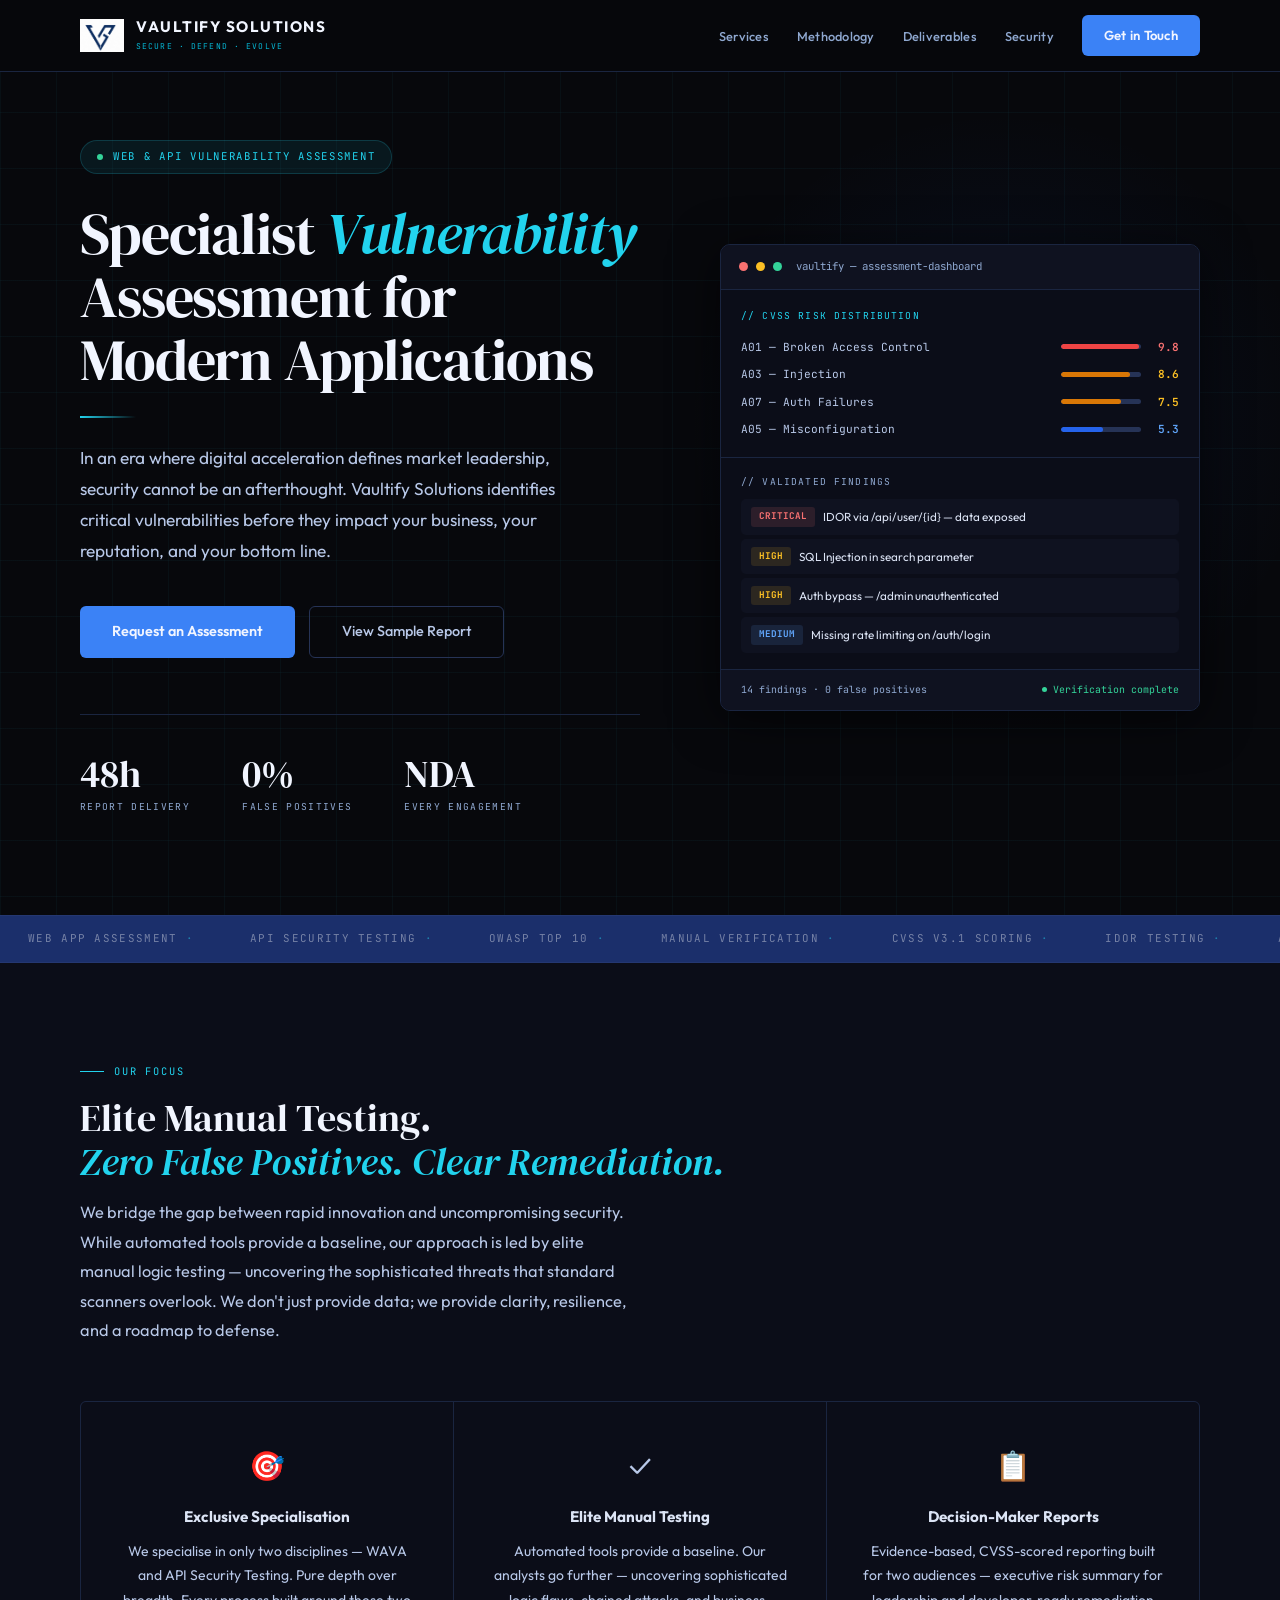
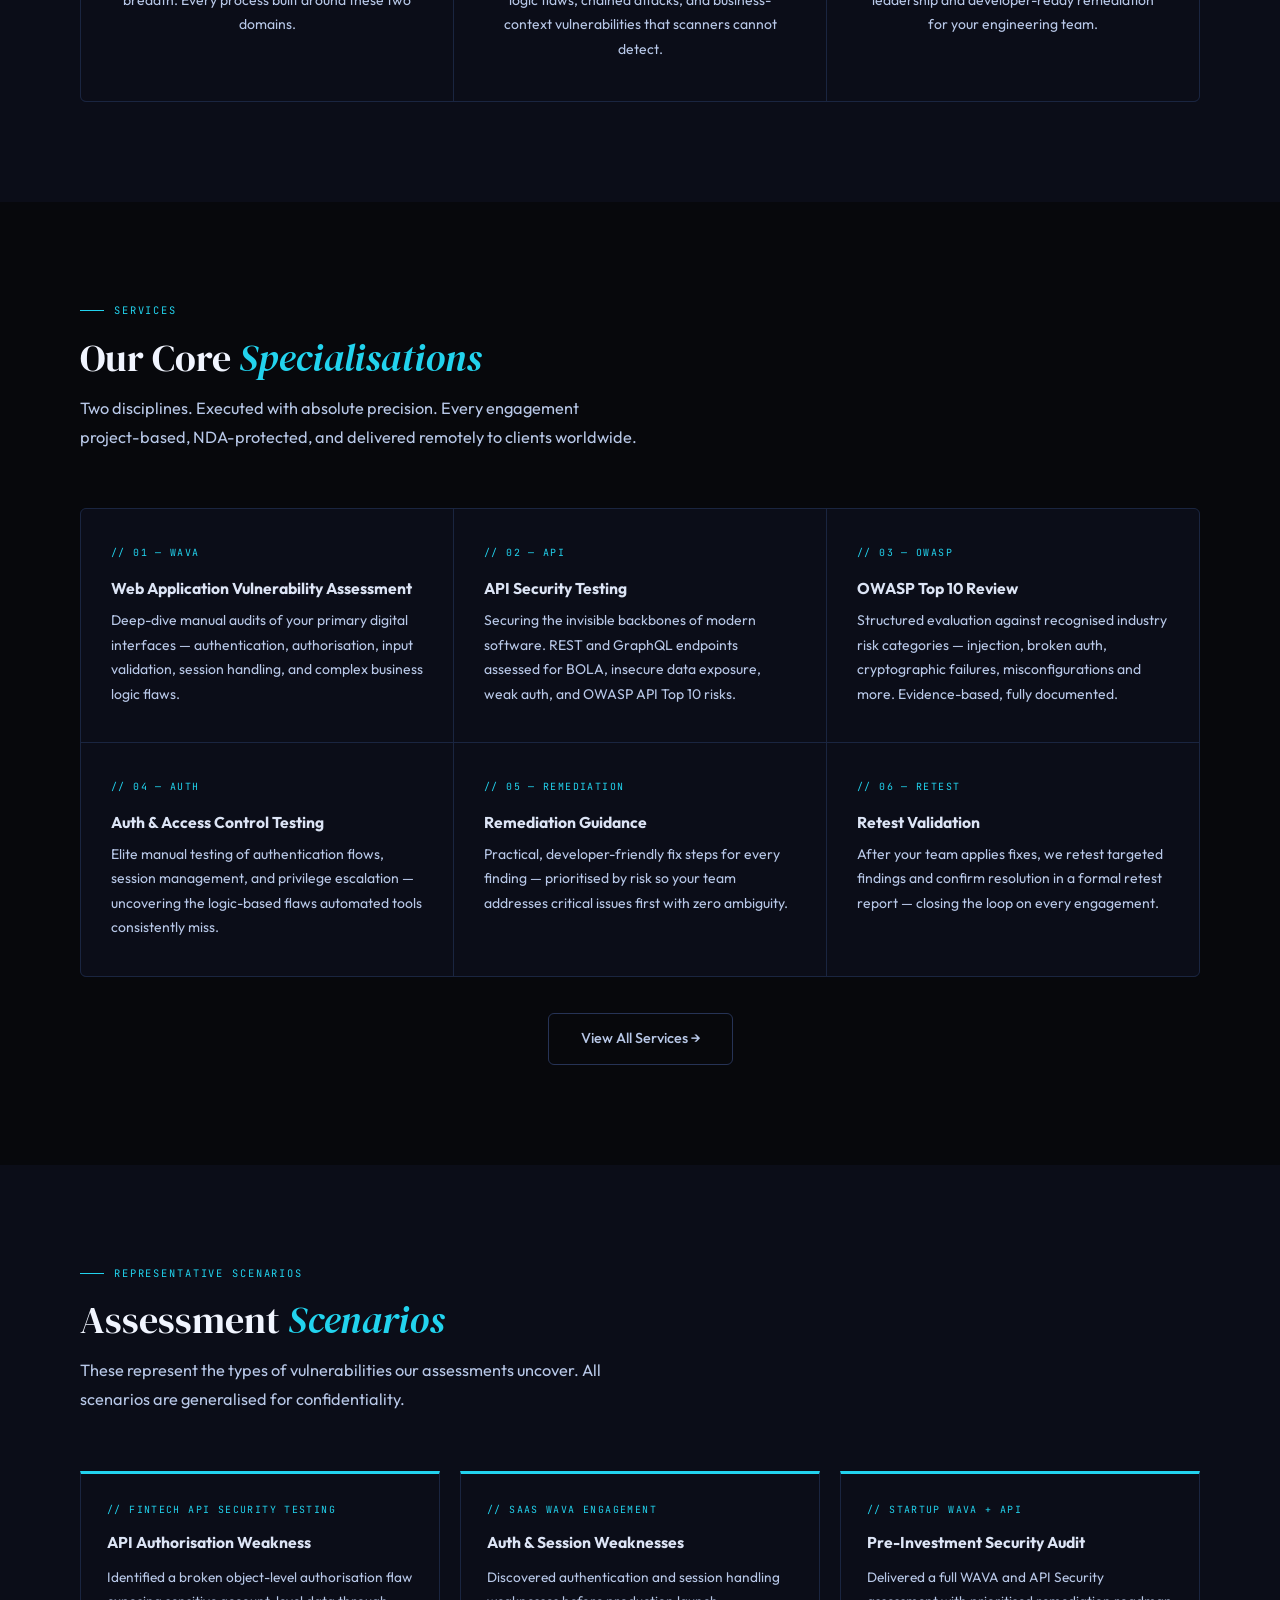
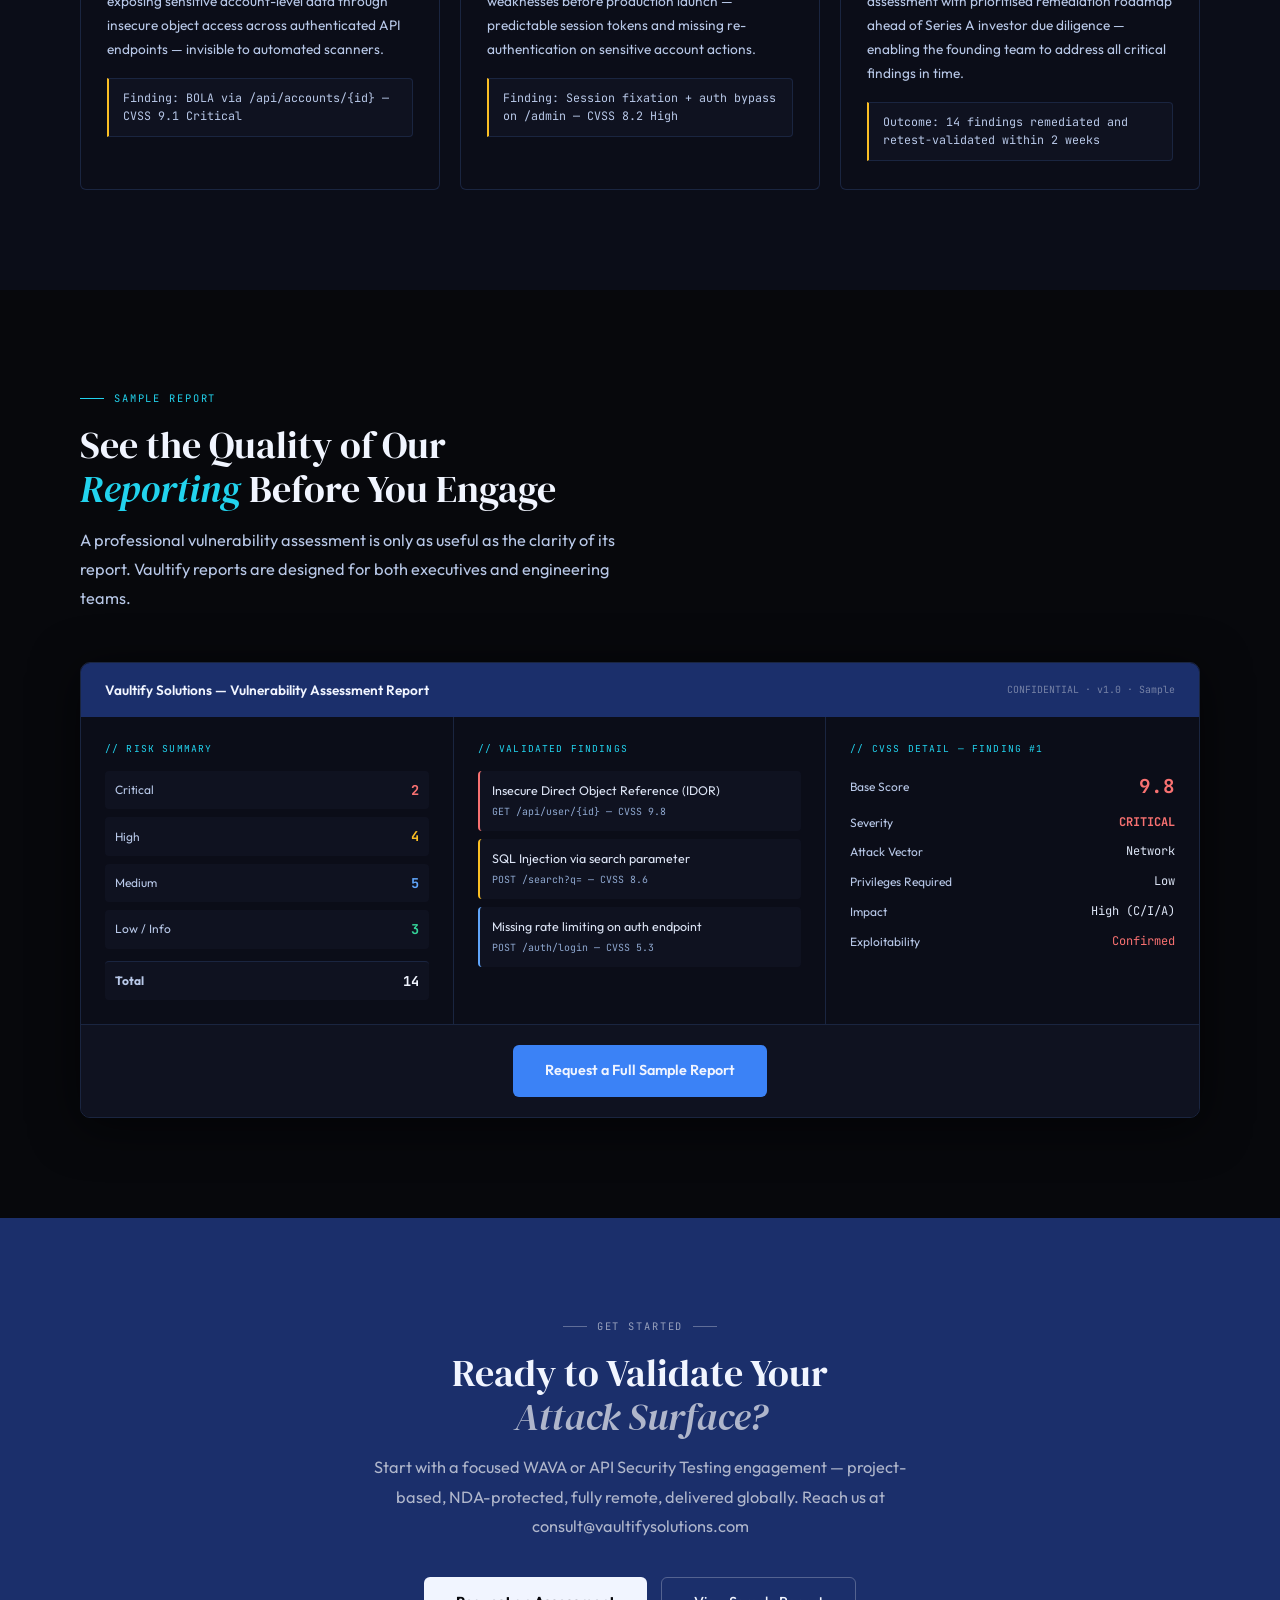
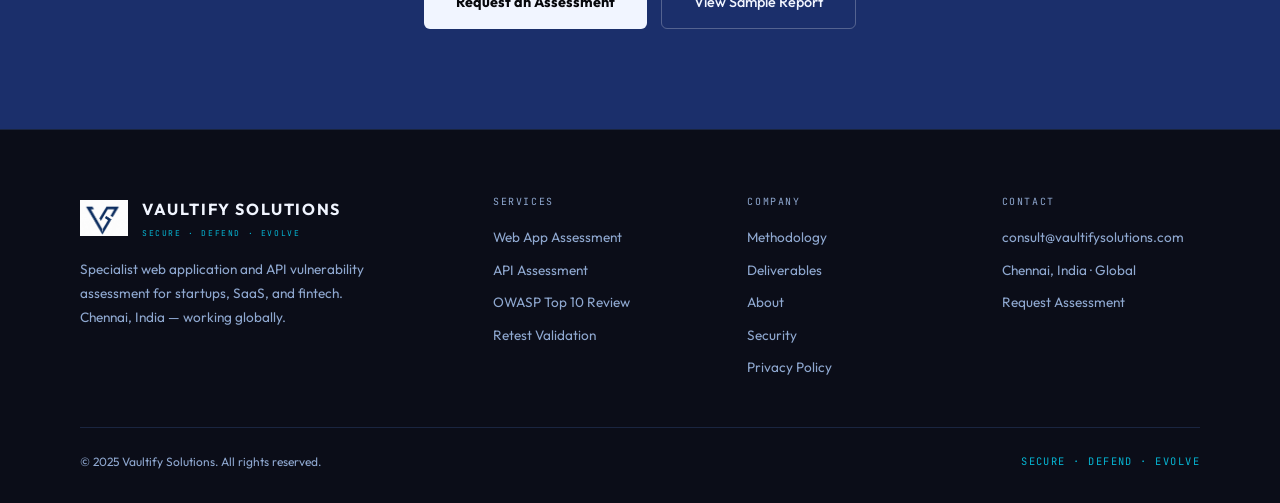
<file: index.html>
<!DOCTYPE html>
<html lang="en">
<head>
  <link rel="icon" type="image/x-icon" href="favicon.ico?v=2">
  <link rel="icon" type="image/png" sizes="32x32" href="favicon.png?v=2">
  <link rel="icon" type="image/png" sizes="16x16" href="favicon-16.png?v=2">
  <link rel="apple-touch-icon" sizes="180x180" href="apple-touch-icon.png?v=2">
  <link rel="icon" type="image/png" sizes="192x192" href="favicon-192.png?v=2">
  <meta charset="UTF-8">
  <meta name="viewport" content="width=device-width, initial-scale=1.0">
  <title>Vaultify Solutions — Web & API Vulnerability Assessment</title>
  <meta name="description" content="Specialist web application and API vulnerability assessment for startups, SaaS, and fintech. Manual verification. CVSS reports. Clear remediation.">
  <meta http-equiv="X-Content-Type-Options" content="nosniff">
  <meta http-equiv="X-Frame-Options" content="SAMEORIGIN">
  <meta name="referrer" content="strict-origin-when-cross-origin">
  <link rel="stylesheet" href="style.css?v=2.2">
</head>
<body>
<nav class="nav">
  <a href="index.html" class="brand">
    <img src="logo.png" alt="Vaultify Solutions" class="brand-logo">
    <div class="brand-text">
      <div class="brand-name">Vaultify Solutions</div>
      <div class="brand-tag">Secure · Defend · Evolve</div>
    </div>
  </a>
  <ul class="nav-links">
    <li><a href="services.html">Services</a></li>
    <li><a href="methodology.html">Methodology</a></li>
    <li><a href="deliverables.html">Deliverables</a></li>
    <li><a href="security.html">Security</a></li>
    <li><a href="contact.html" class="nav-contact">Get in Touch</a></li>
  </ul>
  <button class="hamburger" id="hamburger" aria-label="Open menu">
    <span></span><span></span><span></span>
  </button>
</nav>
<div class="mobile-menu" id="mobileMenu">
  <a href="index.html">Home</a>
  <a href="services.html">Services</a>
  <a href="methodology.html">Methodology</a>
  <a href="deliverables.html">Deliverables</a>
  <a href="security.html">Security</a>
  <a href="about.html">About</a>
  <a href="contact.html" class="mobile-cta">Get in Touch</a>
</div>


<!-- HERO -->
<section class="hero">
  <div class="hero-glow"></div>
  <div class="hero-inner mw">
    <div>
      <div class="hero-eyebrow">
        <span class="hero-dot"></span>
        <span>Web &amp; API Vulnerability Assessment</span>
      </div>
      <h1>Specialist <em>Vulnerability</em><br>Assessment for<br>Modern Applications</h1>
      <div class="hero-rule"></div>
      <p class="hero-sub">In an era where digital acceleration defines market leadership, security cannot be an afterthought. Vaultify Solutions identifies critical vulnerabilities before they impact your business, your reputation, and your bottom line.</p>
      <div class="hero-actions">
        <a href="contact.html" class="btn-primary">Request an Assessment</a>
        <a href="deliverables.html" class="btn-outline">View Sample Report</a>
      </div>
      <div class="hero-kpis">
        <div><div class="kpi-num">48h</div><div class="kpi-label">Report Delivery</div></div>
        <div><div class="kpi-num">0%</div><div class="kpi-label">False Positives</div></div>
        <div><div class="kpi-num">NDA</div><div class="kpi-label">Every Engagement</div></div>
      </div>
    </div>
    <div class="hero-panel">
      <div class="dash-card">
        <div class="dash-bar">
          <span class="d-dot d-r"></span><span class="d-dot d-y"></span><span class="d-dot d-g"></span>
          <span class="d-title">vaultify — assessment-dashboard</span>
        </div>
        <div class="cvss-panel">
          <div class="cvss-title">// CVSS Risk Distribution</div>
          <div class="cv-row"><span class="cv-name">A01 — Broken Access Control</span><div class="cv-bar-w"><div class="cv-bar" style="width:98%;background:#EF4444;"></div></div><span class="cv-score sc-cr">9.8</span></div>
          <div class="cv-row"><span class="cv-name">A03 — Injection</span><div class="cv-bar-w"><div class="cv-bar" style="width:86%;background:#D97706;"></div></div><span class="cv-score sc-hi">8.6</span></div>
          <div class="cv-row"><span class="cv-name">A07 — Auth Failures</span><div class="cv-bar-w"><div class="cv-bar" style="width:75%;background:#D97706;"></div></div><span class="cv-score sc-hi">7.5</span></div>
          <div class="cv-row"><span class="cv-name">A05 — Misconfiguration</span><div class="cv-bar-w"><div class="cv-bar" style="width:53%;background:#2563EB;"></div></div><span class="cv-score sc-me">5.3</span></div>
        </div>
        <div class="findings-panel">
          <div class="findings-title">// Validated Findings</div>
          <div class="finding-row"><span class="f-badge fb-cr">CRITICAL</span><span class="f-name">IDOR via /api/user/{id} — data exposed</span></div>
          <div class="finding-row"><span class="f-badge fb-hi">HIGH</span><span class="f-name">SQL Injection in search parameter</span></div>
          <div class="finding-row"><span class="f-badge fb-hi">HIGH</span><span class="f-name">Auth bypass — /admin unauthenticated</span></div>
          <div class="finding-row"><span class="f-badge fb-me">MEDIUM</span><span class="f-name">Missing rate limiting on /auth/login</span></div>
        </div>
        <div class="dash-footer">
          <span class="df-left">14 findings · 0 false positives</span>
          <span class="df-right"><span class="ok-dot"></span>Verification complete</span>
        </div>
      </div>
    </div>
  </div>
</section>

<!-- TICKER -->
<div class="ticker"><div class="ticker-track">
  <span class="t-item">Web App Assessment<span class="t-dot"> · </span></span>
  <span class="t-item">API Security Testing<span class="t-dot"> · </span></span>
  <span class="t-item">OWASP Top 10<span class="t-dot"> · </span></span>
  <span class="t-item">Manual Verification<span class="t-dot"> · </span></span>
  <span class="t-item">CVSS v3.1 Scoring<span class="t-dot"> · </span></span>
  <span class="t-item">IDOR Testing<span class="t-dot"> · </span></span>
  <span class="t-item">Auth &amp; Access Control<span class="t-dot"> · </span></span>
  <span class="t-item">Business Logic Review<span class="t-dot"> · </span></span>
  <span class="t-item">Retest Validation<span class="t-dot"> · </span></span>
  <span class="t-item">Secure · Defend · Evolve<span class="t-dot"> · </span></span>
  <span class="t-item">Web App Assessment<span class="t-dot"> · </span></span>
  <span class="t-item">API Security Testing<span class="t-dot"> · </span></span>
  <span class="t-item">OWASP Top 10<span class="t-dot"> · </span></span>
  <span class="t-item">Manual Verification<span class="t-dot"> · </span></span>
  <span class="t-item">CVSS v3.1 Scoring<span class="t-dot"> · </span></span>
  <span class="t-item">IDOR Testing<span class="t-dot"> · </span></span>
  <span class="t-item">Auth &amp; Access Control<span class="t-dot"> · </span></span>
  <span class="t-item">Business Logic Review<span class="t-dot"> · </span></span>
  <span class="t-item">Retest Validation<span class="t-dot"> · </span></span>
  <span class="t-item">Secure · Defend · Evolve<span class="t-dot"> · </span></span>
</div></div>

<!-- POSITIONING -->
<section class="section alt">
  <div class="mw">
    <div class="s-eyebrow"><div class="line"></div><span>Our Focus</span></div>
    <h2 class="s-h">Elite Manual Testing.<br><em>Zero False Positives. Clear Remediation.</em></h2>
    <p class="s-sub">We bridge the gap between rapid innovation and uncompromising security. While automated tools provide a baseline, our approach is led by elite manual logic testing — uncovering the sophisticated threats that standard scanners overlook. We don't just provide data; we provide clarity, resilience, and a roadmap to defense.</p>
    <div class="trust-grid">
      <div class="trust-card"><div class="trust-icon">🎯</div><div class="trust-title">Exclusive Specialisation</div><div class="trust-text">We specialise in only two disciplines — WAVA and API Security Testing. Pure depth over breadth. Every process built around these two domains.</div></div>
      <div class="trust-card"><div class="trust-icon">✓</div><div class="trust-title">Elite Manual Testing</div><div class="trust-text">Automated tools provide a baseline. Our analysts go further — uncovering sophisticated logic flaws, chained attacks, and business-context vulnerabilities that scanners cannot detect.</div></div>
      <div class="trust-card"><div class="trust-icon">📋</div><div class="trust-title">Decision-Maker Reports</div><div class="trust-text">Evidence-based, CVSS-scored reporting built for two audiences — executive risk summary for leadership and developer-ready remediation for your engineering team.</div></div>
    </div>
  </div>
</section>

<!-- SERVICES -->
<section class="section">
  <div class="mw">
    <div class="s-eyebrow"><div class="line"></div><span>Services</span></div>
    <h2 class="s-h">Our Core <em>Specialisations</em></h2>
    <p class="s-sub">Two disciplines. Executed with absolute precision. Every engagement project-based, NDA-protected, and delivered remotely to clients worldwide.</p>
    <div class="svc-grid">
      <div class="svc-card"><div class="svc-num">// 01 — WAVA</div><h3>Web Application Vulnerability Assessment</h3><p>Deep-dive manual audits of your primary digital interfaces — authentication, authorisation, input validation, session handling, and complex business logic flaws.</p></div>
      <div class="svc-card"><div class="svc-num">// 02 — API</div><h3>API Security Testing</h3><p>Securing the invisible backbones of modern software. REST and GraphQL endpoints assessed for BOLA, insecure data exposure, weak auth, and OWASP API Top 10 risks.</p></div>
      <div class="svc-card"><div class="svc-num">// 03 — OWASP</div><h3>OWASP Top 10 Review</h3><p>Structured evaluation against recognised industry risk categories — injection, broken auth, cryptographic failures, misconfigurations and more. Evidence-based, fully documented.</p></div>
      <div class="svc-card"><div class="svc-num">// 04 — AUTH</div><h3>Auth &amp; Access Control Testing</h3><p>Elite manual testing of authentication flows, session management, and privilege escalation — uncovering the logic-based flaws automated tools consistently miss.</p></div>
      <div class="svc-card"><div class="svc-num">// 05 — REMEDIATION</div><h3>Remediation Guidance</h3><p>Practical, developer-friendly fix steps for every finding — prioritised by risk so your team addresses critical issues first with zero ambiguity.</p></div>
      <div class="svc-card"><div class="svc-num">// 06 — RETEST</div><h3>Retest Validation</h3><p>After your team applies fixes, we retest targeted findings and confirm resolution in a formal retest report — closing the loop on every engagement.</p></div>
    </div>
    <div style="text-align:center;margin-top:36px;">
      <a href="services.html" class="btn-outline">View All Services →</a>
    </div>
  </div>
</section>

<!-- SCENARIOS -->
<section class="section alt">
  <div class="mw">
    <div class="s-eyebrow"><div class="line"></div><span>Representative Scenarios</span></div>
    <h2 class="s-h">Assessment <em>Scenarios</em></h2>
    <p class="s-sub">These represent the types of vulnerabilities our assessments uncover. All scenarios are generalised for confidentiality.</p>
    <div class="sc-grid">
      <div class="sc-card"><div class="sc-type">// FinTech API Security Testing</div><div class="sc-title">API Authorisation Weakness</div><div class="sc-text">Identified a broken object-level authorisation flaw exposing sensitive account-level data through insecure object access across authenticated API endpoints — invisible to automated scanners.</div><div class="sc-finding">Finding: BOLA via /api/accounts/{id} — CVSS 9.1 Critical</div></div>
      <div class="sc-card"><div class="sc-type">// SaaS WAVA Engagement</div><div class="sc-title">Auth &amp; Session Weaknesses</div><div class="sc-text">Discovered authentication and session handling weaknesses before production launch — predictable session tokens and missing re-authentication on sensitive account actions.</div><div class="sc-finding">Finding: Session fixation + auth bypass on /admin — CVSS 8.2 High</div></div>
      <div class="sc-card"><div class="sc-type">// Startup WAVA + API</div><div class="sc-title">Pre-Investment Security Audit</div><div class="sc-text">Delivered a full WAVA and API Security assessment with prioritised remediation roadmap ahead of Series A investor due diligence — enabling the founding team to address all critical findings in time.</div><div class="sc-finding">Outcome: 14 findings remediated and retest-validated within 2 weeks</div></div>
    </div>
  </div>
</section>

<!-- SAMPLE REPORT -->
<section class="section">
  <div class="mw">
    <div class="s-eyebrow"><div class="line"></div><span>Sample Report</span></div>
    <h2 class="s-h">See the Quality of Our<br><em>Reporting</em> Before You Engage</h2>
    <p class="s-sub">A professional vulnerability assessment is only as useful as the clarity of its report. Vaultify reports are designed for both executives and engineering teams.</p>
    <div class="report-card">
      <div class="rc-hdr"><span class="rc-title">Vaultify Solutions — Vulnerability Assessment Report</span><span class="rc-meta">CONFIDENTIAL · v1.0 · Sample</span></div>
      <div class="rc-body">
        <div class="rc-col">
          <div class="rc-col-t">// Risk Summary</div>
          <div class="risk-rows">
            <div class="risk-row"><span class="risk-lbl">Critical</span><span class="risk-cnt sc-cr">2</span></div>
            <div class="risk-row"><span class="risk-lbl">High</span><span class="risk-cnt sc-hi">4</span></div>
            <div class="risk-row"><span class="risk-lbl">Medium</span><span class="risk-cnt sc-me">5</span></div>
            <div class="risk-row"><span class="risk-lbl">Low / Info</span><span class="risk-cnt sc-lo">3</span></div>
            <div class="risk-row" style="border-top:1px solid var(--bd);margin-top:4px;padding-top:8px;">
              <span class="risk-lbl" style="font-weight:700;">Total</span>
              <span class="risk-cnt" style="color:var(--text);">14</span>
            </div>
          </div>
        </div>
        <div class="rc-col">
          <div class="rc-col-t">// Validated Findings</div>
          <div class="fp-list">
            <div class="fp-item fp-cr"><div class="fp-name">Insecure Direct Object Reference (IDOR)</div><div class="fp-loc">GET /api/user/{id} — CVSS 9.8</div></div>
            <div class="fp-item fp-hi"><div class="fp-name">SQL Injection via search parameter</div><div class="fp-loc">POST /search?q= — CVSS 8.6</div></div>
            <div class="fp-item fp-me"><div class="fp-name">Missing rate limiting on auth endpoint</div><div class="fp-loc">POST /auth/login — CVSS 5.3</div></div>
          </div>
        </div>
        <div class="rc-col">
          <div class="rc-col-t">// CVSS Detail — Finding #1</div>
          <div class="cvss-det">
            <div class="cvss-r"><span class="cvss-l">Base Score</span><span class="cvss-big">9.8</span></div>
            <div class="cvss-r"><span class="cvss-l">Severity</span><span class="cvss-v" style="color:var(--red);font-weight:700;">CRITICAL</span></div>
            <div class="cvss-r"><span class="cvss-l">Attack Vector</span><span class="cvss-v">Network</span></div>
            <div class="cvss-r"><span class="cvss-l">Privileges Required</span><span class="cvss-v">Low</span></div>
            <div class="cvss-r"><span class="cvss-l">Impact</span><span class="cvss-v">High (C/I/A)</span></div>
            <div class="cvss-r"><span class="cvss-l">Exploitability</span><span class="cvss-v" style="color:var(--red);">Confirmed</span></div>
          </div>
        </div>
      </div>
      <div class="rc-ftr"><a href="contact.html" class="btn-primary">Request a Full Sample Report</a></div>
    </div>
  </div>
</section>

<!-- CTA -->
<section class="section navy">
  <div class="mw">
    <div class="cta-box">
      <div class="s-eyebrow" style="justify-content:center;"><div class="line w"></div><span class="w">Get Started</span><div class="line w"></div></div>
      <h2 class="s-h w">Ready to Validate Your<br><em style="color:rgba(255,255,255,0.65);">Attack Surface?</em></h2>
      <p class="s-sub w center">Start with a focused WAVA or API Security Testing engagement — project-based, NDA-protected, fully remote, delivered globally. Reach us at consult@vaultifysolutions.com</p>
      <div class="cta-actions">
        <a href="contact.html" class="btn-white">Request an Assessment</a>
        <a href="deliverables.html" class="btn-ghost-white">View Sample Report</a>
      </div>
    </div>
  </div>
</section>

<!-- FOOTER -->
<footer class="footer">
  <div class="ft-top">
    <div>
      <div class="ft-brand-row">
        <img src="logo.png" alt="Vaultify Solutions" class="ft-logo">
        <div><div class="ft-brand-name">Vaultify Solutions</div><div class="ft-brand-tag">Secure · Defend · Evolve</div></div>
      </div>
      <p class="ft-desc">Specialist web application and API vulnerability assessment for startups, SaaS, and fintech. Chennai, India — working globally.</p>
    </div>
    <div>
      <div class="ft-col-title">Services</div>
      <div class="ft-links">
        <a href="services.html">Web App Assessment</a>
        <a href="services.html">API Assessment</a>
        <a href="services.html">OWASP Top 10 Review</a>
        <a href="services.html">Retest Validation</a>
      </div>
    </div>
    <div>
      <div class="ft-col-title">Company</div>
      <div class="ft-links">
        <a href="methodology.html">Methodology</a>
        <a href="deliverables.html">Deliverables</a>
        <a href="about.html">About</a>
        <a href="security.html">Security</a>
        <a href="privacy.html">Privacy Policy</a>
      </div>
    </div>
    <div>
      <div class="ft-col-title">Contact</div>
      <div class="ft-links">
        <a href="mailto:consult@vaultifysolutions.com">consult@vaultifysolutions.com</a>
        <a href="#">Chennai, India · Global</a>
        <a href="contact.html">Request Assessment</a>
      </div>
    </div>
  </div>
  <div class="ft-bottom">
    <span class="ft-copy">© 2025 Vaultify Solutions. All rights reserved.</span>
    <span class="ft-tag">Secure · Defend · Evolve</span>
  </div>
</footer>


<script>
(function(){
  var btn=document.getElementById('hamburger');
  var menu=document.getElementById('mobileMenu');
  if(!btn||!menu) return;
  btn.addEventListener('click',function(e){
    e.stopPropagation();
    var open=menu.classList.toggle('open');
    btn.classList.toggle('open');
    document.body.style.overflow=open?'hidden':'';
  });
  menu.querySelectorAll('a').forEach(function(a){
    a.addEventListener('click',function(){
      menu.classList.remove('open');
      btn.classList.remove('open');
      document.body.style.overflow='';
    });
  });
  document.addEventListener('click',function(e){
    if(menu.classList.contains('open')&&!menu.contains(e.target)&&!btn.contains(e.target)){
      menu.classList.remove('open');
      btn.classList.remove('open');
      document.body.style.overflow='';
    }
  });
})();
</script>
</body>
</html>
</file>
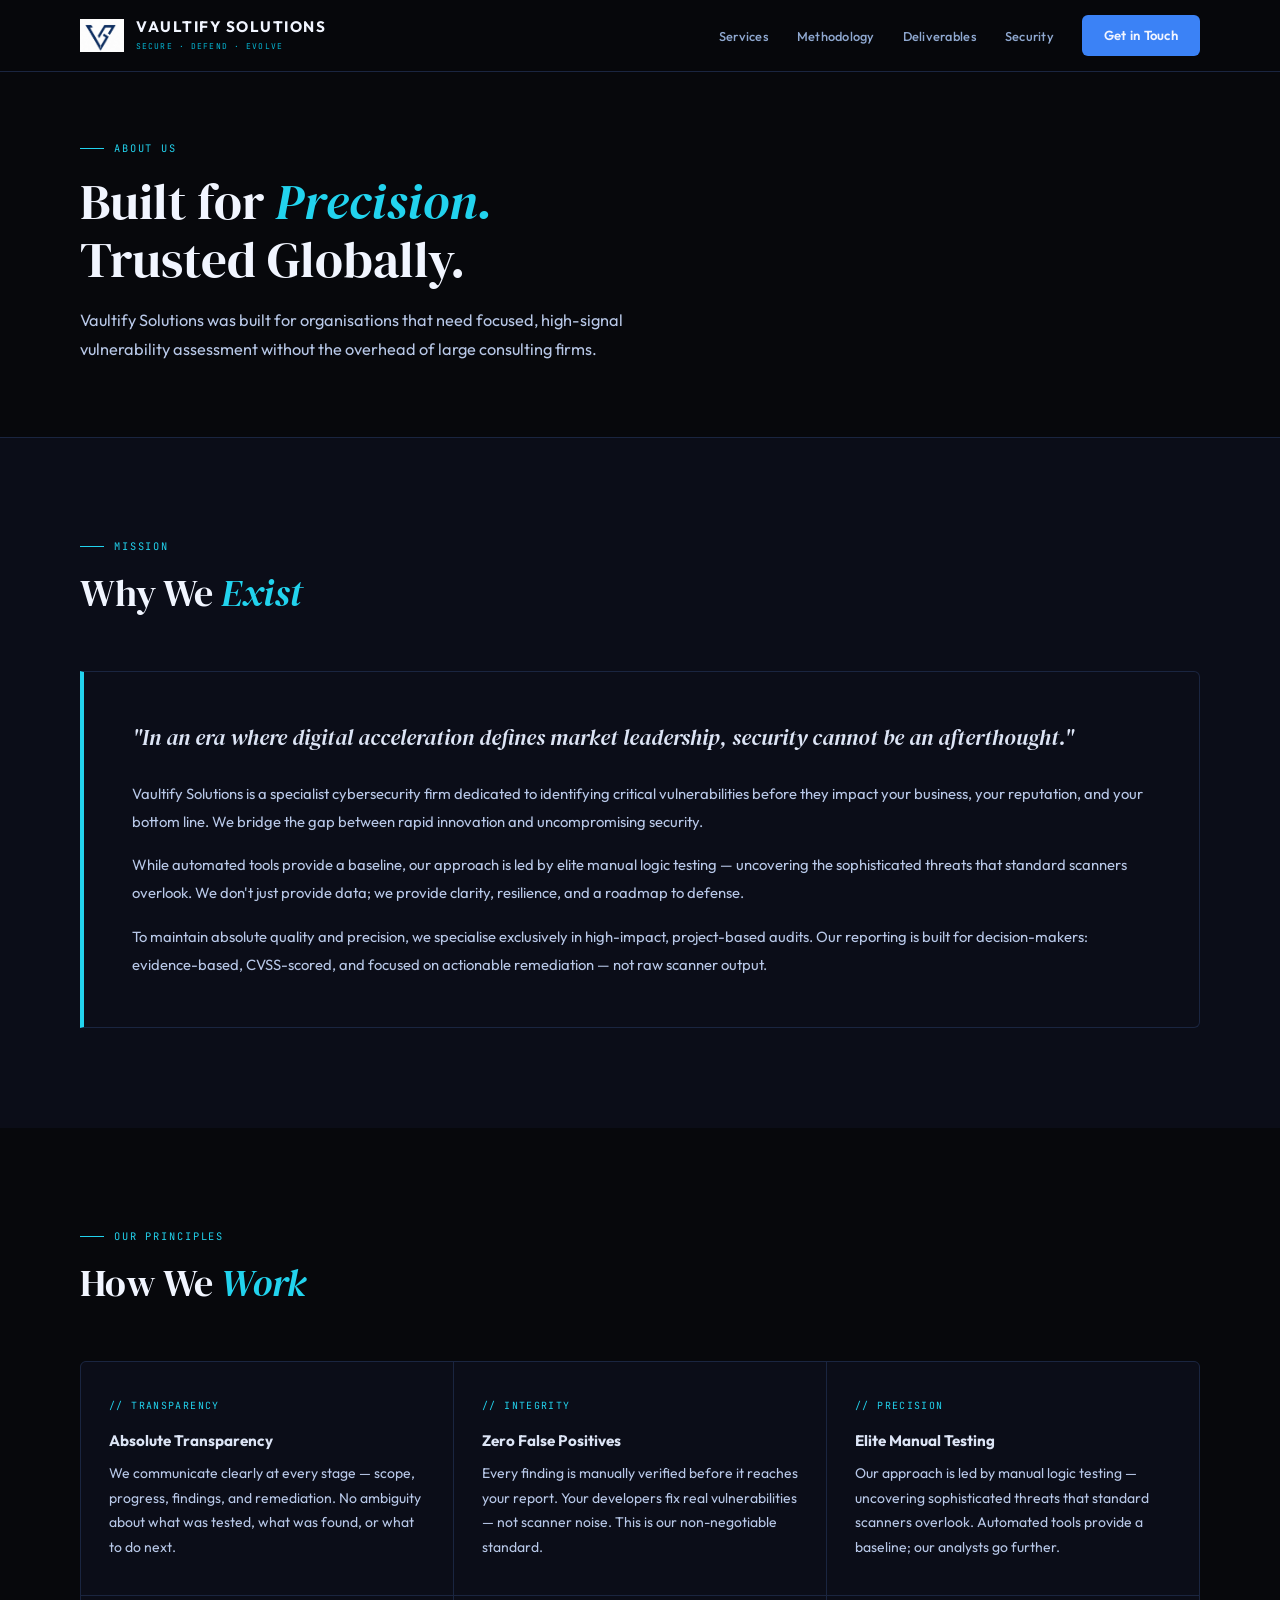
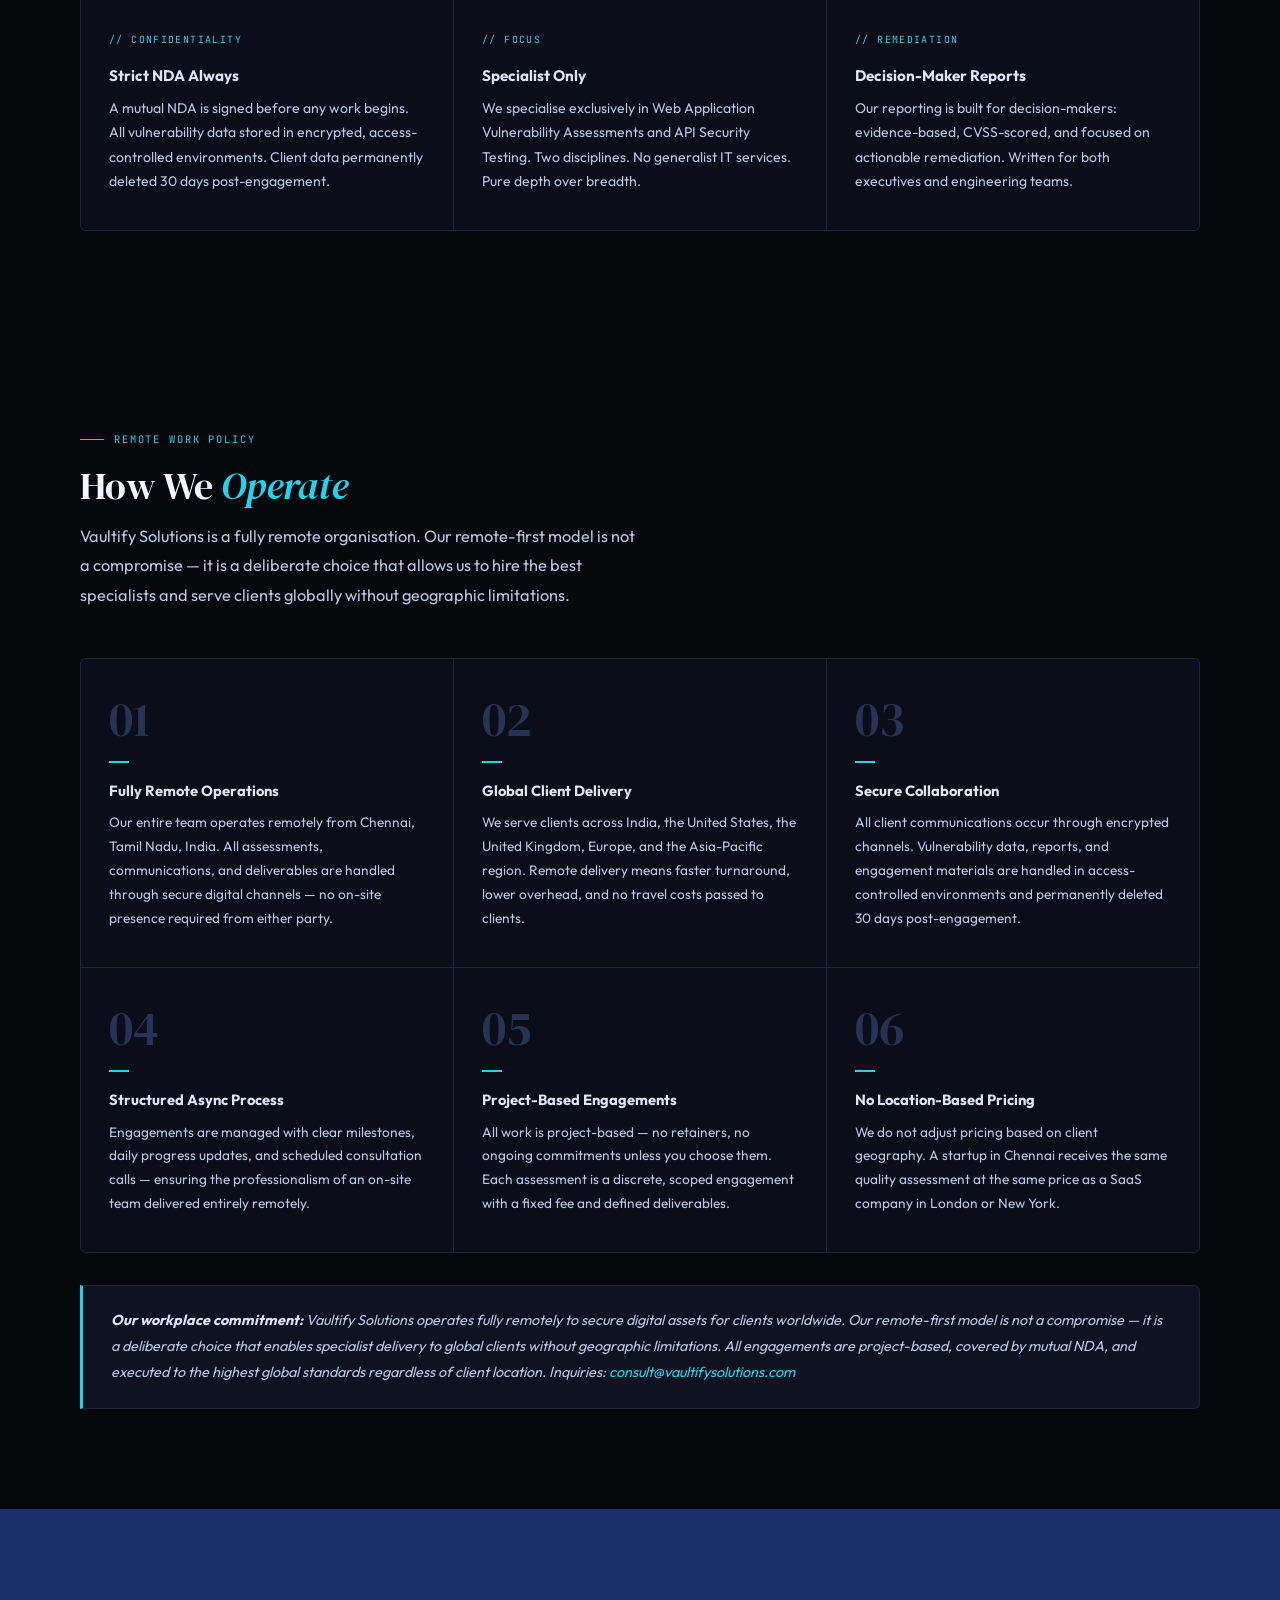
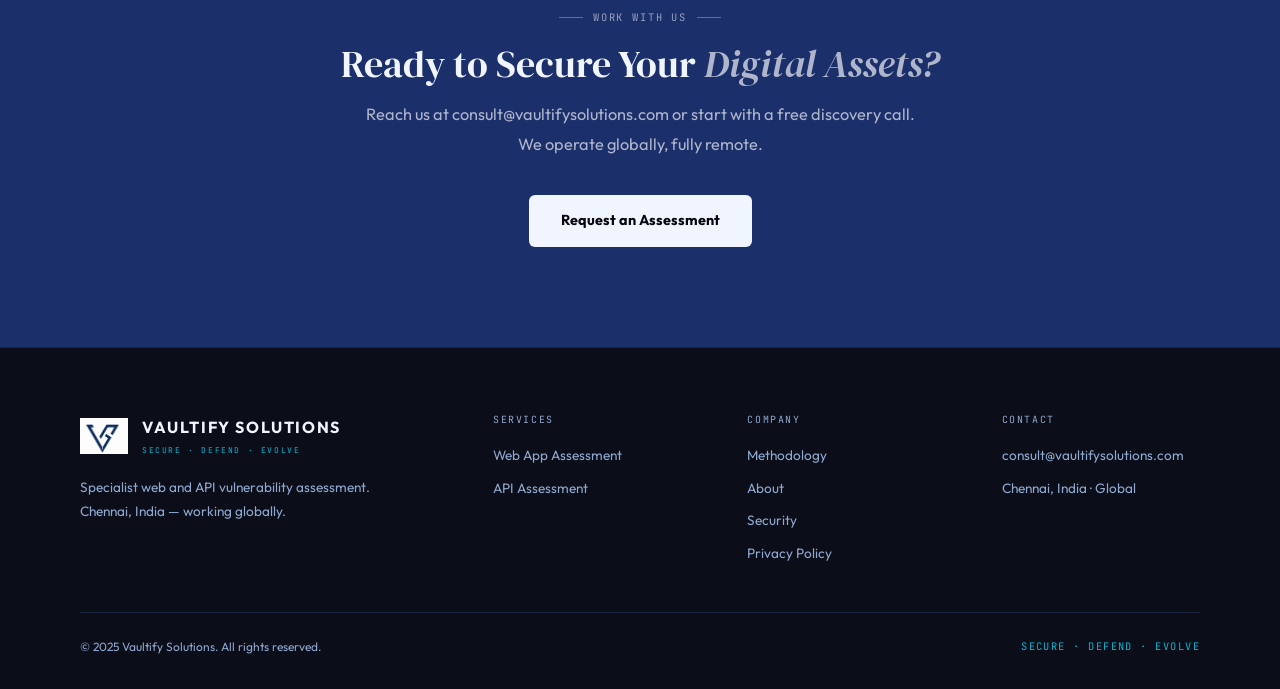
<file: about.html>
<!DOCTYPE html><html lang="en"><head><meta charset="UTF-8"><meta name="viewport" content="width=device-width,initial-scale=1.0"><meta http-equiv="X-Content-Type-Options" content="nosniff"><meta http-equiv="X-Frame-Options" content="SAMEORIGIN"><meta name="referrer" content="strict-origin-when-cross-origin"><link rel="stylesheet" href="style.css?v=2.2"><title>About — Vaultify Solutions</title></head><body>
<nav class="nav">
  <a href="index.html" class="brand">
    <img src="logo.png" alt="Vaultify Solutions" class="brand-logo">
    <div class="brand-text">
      <div class="brand-name">Vaultify Solutions</div>
      <div class="brand-tag">Secure · Defend · Evolve</div>
    </div>
  </a>
  <ul class="nav-links">
    <li><a href="services.html">Services</a></li>
    <li><a href="methodology.html">Methodology</a></li>
    <li><a href="deliverables.html">Deliverables</a></li>
    <li><a href="security.html">Security</a></li>
    <li><a href="contact.html" class="nav-contact">Get in Touch</a></li>
  </ul>
  <button class="hamburger" id="hamburger" aria-label="Open menu">
    <span></span><span></span><span></span>
  </button>
</nav>
<div class="mobile-menu" id="mobileMenu">
  <a href="index.html">Home</a>
  <a href="services.html">Services</a>
  <a href="methodology.html">Methodology</a>
  <a href="deliverables.html">Deliverables</a>
  <a href="security.html">Security</a>
  <a href="about.html">About</a>
  <a href="contact.html" class="mobile-cta">Get in Touch</a>
</div>
<section class="page-hero"><div class="mw">
  <div class="s-eyebrow"><div class="line"></div><span>About Us</span></div>
  <h1 class="page-h">Built for <em>Precision.</em><br>Trusted Globally.</h1>
  <p class="page-sub">Vaultify Solutions was built for organisations that need focused, high-signal vulnerability assessment without the overhead of large consulting firms.</p>
</div></section>
<section class="section alt"><div class="mw">
  <div class="s-eyebrow"><div class="line"></div><span>Mission</span></div>
  <h2 class="s-h">Why We <em>Exist</em></h2>
  <div class="about-mission">
    <div class="about-quote">"In an era where digital acceleration defines market leadership, security cannot be an afterthought."</div>
    <div class="about-body">
      <p>Vaultify Solutions is a specialist cybersecurity firm dedicated to identifying critical vulnerabilities before they impact your business, your reputation, and your bottom line. We bridge the gap between rapid innovation and uncompromising security.</p>
      <p>While automated tools provide a baseline, our approach is led by elite manual logic testing — uncovering the sophisticated threats that standard scanners overlook. We don't just provide data; we provide clarity, resilience, and a roadmap to defense.</p>
      <p>To maintain absolute quality and precision, we specialise exclusively in high-impact, project-based audits. Our reporting is built for decision-makers: evidence-based, CVSS-scored, and focused on actionable remediation — not raw scanner output.</p>
    </div>
  </div>
</div></section>
<section class="section"><div class="mw">
  <div class="s-eyebrow"><div class="line"></div><span>Our Principles</span></div>
  <h2 class="s-h">How We <em>Work</em></h2>
  <div class="values-grid">
    <div class="value-card"><div class="value-num">// TRANSPARENCY</div><h4>Absolute Transparency</h4><p>We communicate clearly at every stage — scope, progress, findings, and remediation. No ambiguity about what was tested, what was found, or what to do next.</p></div>
    <div class="value-card"><div class="value-num">// INTEGRITY</div><h4>Zero False Positives</h4><p>Every finding is manually verified before it reaches your report. Your developers fix real vulnerabilities — not scanner noise. This is our non-negotiable standard.</p></div>
    <div class="value-card"><div class="value-num">// PRECISION</div><h4>Elite Manual Testing</h4><p>Our approach is led by manual logic testing — uncovering sophisticated threats that standard scanners overlook. Automated tools provide a baseline; our analysts go further.</p></div>
    <div class="value-card"><div class="value-num">// CONFIDENTIALITY</div><h4>Strict NDA Always</h4><p>A mutual NDA is signed before any work begins. All vulnerability data stored in encrypted, access-controlled environments. Client data permanently deleted 30 days post-engagement.</p></div>
    <div class="value-card"><div class="value-num">// FOCUS</div><h4>Specialist Only</h4><p>We specialise exclusively in Web Application Vulnerability Assessments and API Security Testing. Two disciplines. No generalist IT services. Pure depth over breadth.</p></div>
    <div class="value-card"><div class="value-num">// REMEDIATION</div><h4>Decision-Maker Reports</h4><p>Our reporting is built for decision-makers: evidence-based, CVSS-scored, and focused on actionable remediation. Written for both executives and engineering teams.</p></div>
  </div>
</div></section>

<section class="section">
  <div class="mw">
    <div class="s-eyebrow"><div class="line"></div><span>Remote Work Policy</span></div>
    <h2 class="s-h">How We <em>Operate</em></h2>
    <p class="s-sub">Vaultify Solutions is a fully remote organisation. Our remote-first model is not a compromise — it is a deliberate choice that allows us to hire the best specialists and serve clients globally without geographic limitations.</p>
    <div class="process-grid" style="margin-top:48px;">
      <div class="proc-step">
        <div class="proc-num">01</div>
        <div class="proc-line"></div>
        <h4>Fully Remote Operations</h4>
        <p>Our entire team operates remotely from Chennai, Tamil Nadu, India. All assessments, communications, and deliverables are handled through secure digital channels — no on-site presence required from either party.</p>
      </div>
      <div class="proc-step">
        <div class="proc-num">02</div>
        <div class="proc-line"></div>
        <h4>Global Client Delivery</h4>
        <p>We serve clients across India, the United States, the United Kingdom, Europe, and the Asia-Pacific region. Remote delivery means faster turnaround, lower overhead, and no travel costs passed to clients.</p>
      </div>
      <div class="proc-step">
        <div class="proc-num">03</div>
        <div class="proc-line"></div>
        <h4>Secure Collaboration</h4>
        <p>All client communications occur through encrypted channels. Vulnerability data, reports, and engagement materials are handled in access-controlled environments and permanently deleted 30 days post-engagement.</p>
      </div>
      <div class="proc-step">
        <div class="proc-num">04</div>
        <div class="proc-line"></div>
        <h4>Structured Async Process</h4>
        <p>Engagements are managed with clear milestones, daily progress updates, and scheduled consultation calls — ensuring the professionalism of an on-site team delivered entirely remotely.</p>
      </div>
      <div class="proc-step">
        <div class="proc-num">05</div>
        <div class="proc-line"></div>
        <h4>Project-Based Engagements</h4>
        <p>All work is project-based — no retainers, no ongoing commitments unless you choose them. Each assessment is a discrete, scoped engagement with a fixed fee and defined deliverables.</p>
      </div>
      <div class="proc-step">
        <div class="proc-num">06</div>
        <div class="proc-line"></div>
        <h4>No Location-Based Pricing</h4>
        <p>We do not adjust pricing based on client geography. A startup in Chennai receives the same quality assessment at the same price as a SaaS company in London or New York.</p>
      </div>
    </div>
    <div class="method-note" style="margin-top:32px;">
      <strong style="color:var(--text2);">Our workplace commitment:</strong> Vaultify Solutions operates fully remotely to secure digital assets for clients worldwide. Our remote-first model is not a compromise — it is a deliberate choice that enables specialist delivery to global clients without geographic limitations. All engagements are project-based, covered by mutual NDA, and executed to the highest global standards regardless of client location. Inquiries: <span style="color:var(--cyan);">consult@vaultifysolutions.com</span>
    </div>
  </div>
</section>
<section class="section navy"><div class="mw"><div class="cta-box">
  <div class="s-eyebrow" style="justify-content:center;"><div class="line w"></div><span class="w">Work With Us</span><div class="line w"></div></div>
  <h2 class="s-h w">Ready to Secure Your <em style="color:rgba(255,255,255,0.65);">Digital Assets?</em></h2>
  <p class="s-sub w center">Reach us at consult@vaultifysolutions.com or start with a free discovery call. We operate globally, fully remote.</p>
  <div class="cta-actions"><a href="contact.html" class="btn-white">Request an Assessment</a></div>
</div></div></section>
<footer class="footer"><div class="ft-top"><div><div class="ft-brand-row"><img src="logo.png" alt="Vaultify Solutions" class="ft-logo"><div><div class="ft-brand-name">Vaultify Solutions</div><div class="ft-brand-tag">Secure · Defend · Evolve</div></div></div><p class="ft-desc">Specialist web and API vulnerability assessment. Chennai, India — working globally.</p></div><div><div class="ft-col-title">Services</div><div class="ft-links"><a href="services.html">Web App Assessment</a><a href="services.html">API Assessment</a></div></div><div><div class="ft-col-title">Company</div><div class="ft-links"><a href="methodology.html">Methodology</a><a href="about.html">About</a><a href="security.html">Security</a><a href="privacy.html">Privacy Policy</a></div></div><div><div class="ft-col-title">Contact</div><div class="ft-links"><a href="mailto:consult@vaultifysolutions.com">consult@vaultifysolutions.com</a><a href="#">Chennai, India · Global</a></div></div></div><div class="ft-bottom"><span class="ft-copy">© 2025 Vaultify Solutions. All rights reserved.</span><span class="ft-tag">Secure · Defend · Evolve</span></div></footer>


<script>
(function(){
  var btn=document.getElementById('hamburger');
  var menu=document.getElementById('mobileMenu');
  if(!btn||!menu) return;
  btn.addEventListener('click',function(e){
    e.stopPropagation();
    var open=menu.classList.toggle('open');
    btn.classList.toggle('open');
    document.body.style.overflow=open?'hidden':'';
  });
  menu.querySelectorAll('a').forEach(function(a){
    a.addEventListener('click',function(){
      menu.classList.remove('open');
      btn.classList.remove('open');
      document.body.style.overflow='';
    });
  });
  document.addEventListener('click',function(e){
    if(menu.classList.contains('open')&&!menu.contains(e.target)&&!btn.contains(e.target)){
      menu.classList.remove('open');
      btn.classList.remove('open');
      document.body.style.overflow='';
    }
  });
})();
</script>
</body></html>
</file>
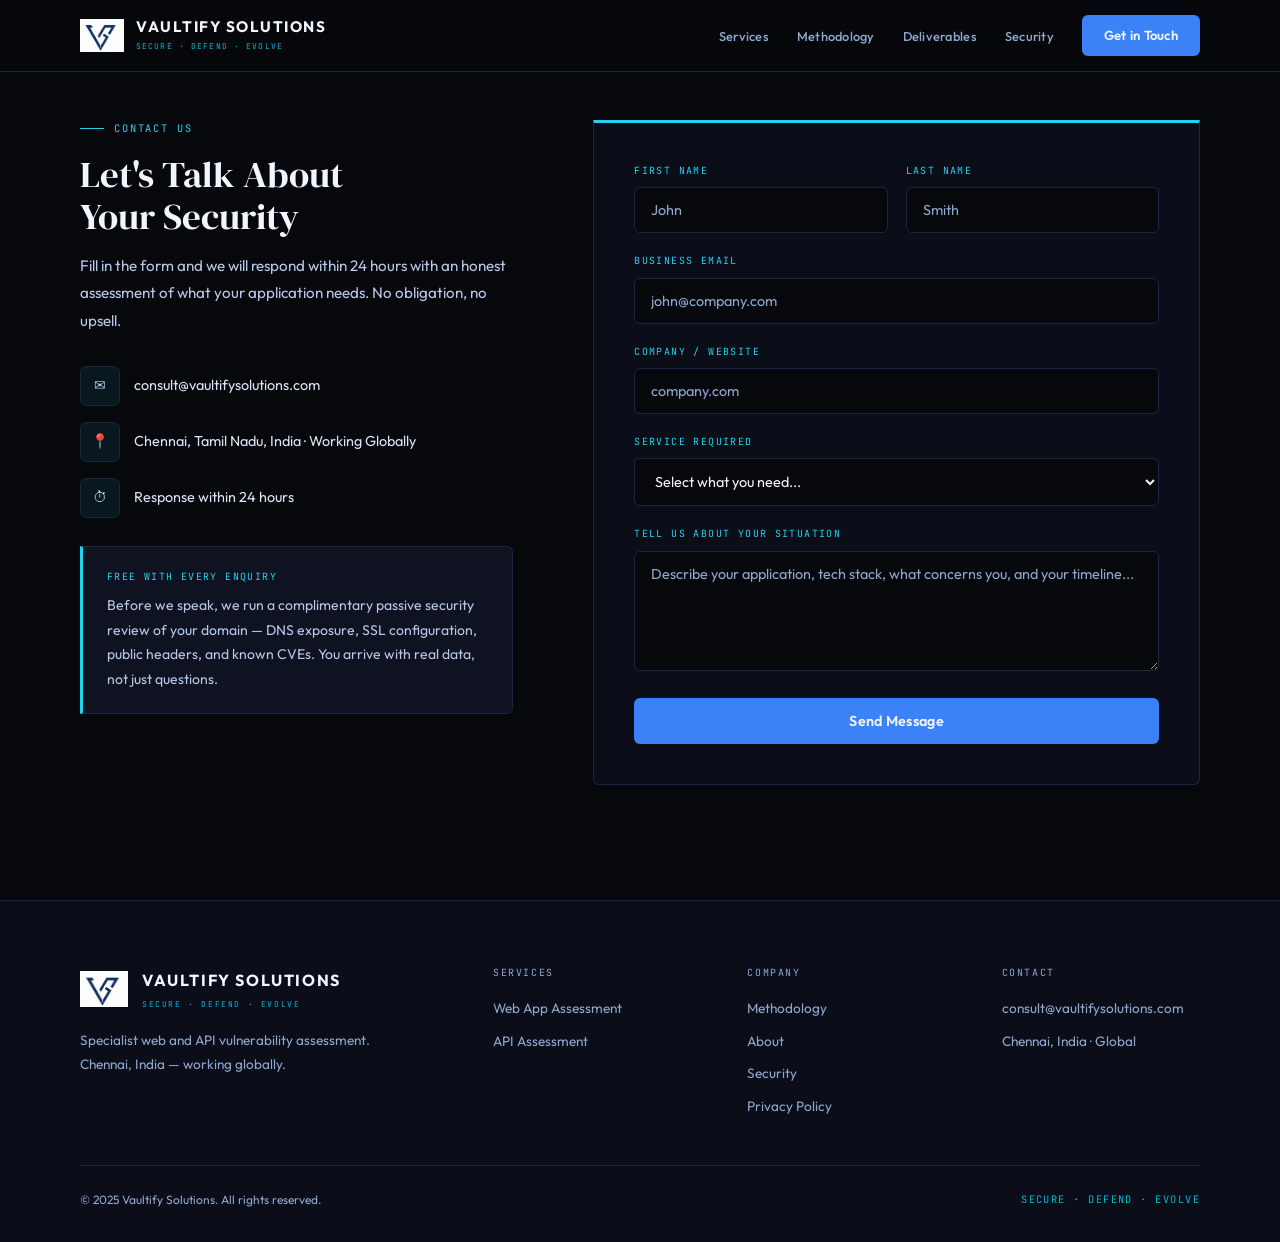
<file: contact.html>
<!DOCTYPE html><html lang="en"><head><meta charset="UTF-8"><meta name="viewport" content="width=device-width,initial-scale=1.0"><meta http-equiv="X-Content-Type-Options" content="nosniff"><meta http-equiv="X-Frame-Options" content="SAMEORIGIN"><meta name="referrer" content="strict-origin-when-cross-origin"><link rel="stylesheet" href="style.css?v=2.2"><title>Contact — Vaultify Solutions</title></head><body>
<nav class="nav">
  <a href="index.html" class="brand">
    <img src="logo.png" alt="Vaultify Solutions" class="brand-logo">
    <div class="brand-text">
      <div class="brand-name">Vaultify Solutions</div>
      <div class="brand-tag">Secure · Defend · Evolve</div>
    </div>
  </a>
  <ul class="nav-links">
    <li><a href="services.html">Services</a></li>
    <li><a href="methodology.html">Methodology</a></li>
    <li><a href="deliverables.html">Deliverables</a></li>
    <li><a href="security.html">Security</a></li>
    <li><a href="contact.html" class="nav-contact">Get in Touch</a></li>
  </ul>
  <button class="hamburger" id="hamburger" aria-label="Open menu">
    <span></span><span></span><span></span>
  </button>
</nav>
<div class="mobile-menu" id="mobileMenu">
  <a href="index.html">Home</a>
  <a href="services.html">Services</a>
  <a href="methodology.html">Methodology</a>
  <a href="deliverables.html">Deliverables</a>
  <a href="security.html">Security</a>
  <a href="about.html">About</a>
  <a href="contact.html" class="mobile-cta">Get in Touch</a>
</div>
<section style="min-height:100vh;padding:120px 80px 100px;">
  <div class="mw">
    <div class="ct-grid">
      <div>
        <div class="s-eyebrow"><div class="line"></div><span>Contact Us</span></div>
        <h2 class="ct-h">Let's Talk About<br>Your Security</h2>
        <p class="ct-sub">Fill in the form and we will respond within 24 hours with an honest assessment of what your application needs. No obligation, no upsell.</p>
        <div class="ct-detail"><div class="ct-icon">✉</div><span class="ct-txt">consult@vaultifysolutions.com</span></div>
        <div class="ct-detail"><div class="ct-icon">📍</div><span class="ct-txt">Chennai, Tamil Nadu, India · Working Globally</span></div>
        <div class="ct-detail"><div class="ct-icon">⏱</div><span class="ct-txt">Response within 24 hours</span></div>
        <div class="ct-promise">
          <div class="ctp-t">Free With Every Enquiry</div>
          <p class="ctp-p">Before we speak, we run a complimentary passive security review of your domain — DNS exposure, SSL configuration, public headers, and known CVEs. You arrive with real data, not just questions.</p>
        </div>
      </div>
      <div>
        <div class="form-wrap">
          <form id="contactForm" onsubmit="handleSubmit(event)">
            <div class="f-row">
              <div class="fg"><label class="fl">First Name</label><input type="text" class="fi" placeholder="John" required></div>
              <div class="fg"><label class="fl">Last Name</label><input type="text" class="fi" placeholder="Smith" required></div>
            </div>
            <div class="fg"><label class="fl">Business Email</label><input type="email" class="fi" placeholder="john@company.com" required></div>
            <div class="fg"><label class="fl">Company / Website</label><input type="text" class="fi" placeholder="company.com"></div>
            <div class="fg">
              <label class="fl">Service Required</label>
              <select class="fs" required>
                <option value="" disabled selected>Select what you need...</option>
                <option>Web Application Vulnerability Assessment</option>
                <option>API Security Assessment</option>
                <option>Web App + API Combined</option>
                <option>Retest Validation</option>
                <option>Not sure — need guidance</option>
              </select>
            </div>
            <div class="fg"><label class="fl">Tell Us About Your Situation</label><textarea class="fta" placeholder="Describe your application, tech stack, what concerns you, and your timeline..."></textarea></div>
            <button type="submit" class="f-btn">Send Message</button>
          </form>
          <div id="successMsg" style="display:none;text-align:center;padding:60px 20px;">
            <div style="width:52px;height:52px;background:var(--navy-lt);border-radius:50%;display:flex;align-items:center;justify-content:center;margin:0 auto 20px;"><svg viewBox="0 0 24 24" fill="none" width="24" height="24"><polyline points="4,12 9,17 20,6" stroke="var(--navy)" stroke-width="2" stroke-linecap="round" stroke-linejoin="round"/></svg></div>
            <h3 style="font-family:'DM Serif Display',serif;font-size:1.5rem;font-weight:400;color:var(--text);margin-bottom:10px;">Message Received</h3>
            <p style="font-size:0.9rem;color:var(--body);line-height:1.75;">We will review your enquiry and respond within 24 hours with a clear assessment and proposed next step.</p>
          </div>
        </div>
      </div>
    </div>
  </div>
</section>
<footer class="footer"><div class="ft-top"><div><div class="ft-brand-row"><img src="logo.png" alt="Vaultify Solutions" class="ft-logo"><div><div class="ft-brand-name">Vaultify Solutions</div><div class="ft-brand-tag">Secure · Defend · Evolve</div></div></div><p class="ft-desc">Specialist web and API vulnerability assessment. Chennai, India — working globally.</p></div><div><div class="ft-col-title">Services</div><div class="ft-links"><a href="services.html">Web App Assessment</a><a href="services.html">API Assessment</a></div></div><div><div class="ft-col-title">Company</div><div class="ft-links"><a href="methodology.html">Methodology</a><a href="about.html">About</a><a href="security.html">Security</a><a href="privacy.html">Privacy Policy</a></div></div><div><div class="ft-col-title">Contact</div><div class="ft-links"><a href="mailto:consult@vaultifysolutions.com">consult@vaultifysolutions.com</a><a href="#">Chennai, India · Global</a></div></div></div><div class="ft-bottom"><span class="ft-copy">© 2025 Vaultify Solutions. All rights reserved.</span><span class="ft-tag">Secure · Defend · Evolve</span></div></footer>


<script>
(function(){
  var btn=document.getElementById('hamburger');
  var menu=document.getElementById('mobileMenu');
  if(!btn||!menu) return;
  btn.addEventListener('click',function(e){
    e.stopPropagation();
    var open=menu.classList.toggle('open');
    btn.classList.toggle('open');
    document.body.style.overflow=open?'hidden':'';
  });
  menu.querySelectorAll('a').forEach(function(a){
    a.addEventListener('click',function(){
      menu.classList.remove('open');
      btn.classList.remove('open');
      document.body.style.overflow='';
    });
  });
  document.addEventListener('click',function(e){
    if(menu.classList.contains('open')&&!menu.contains(e.target)&&!btn.contains(e.target)){
      menu.classList.remove('open');
      btn.classList.remove('open');
      document.body.style.overflow='';
    }
  });
})();
</script>
</body></html>
</file>
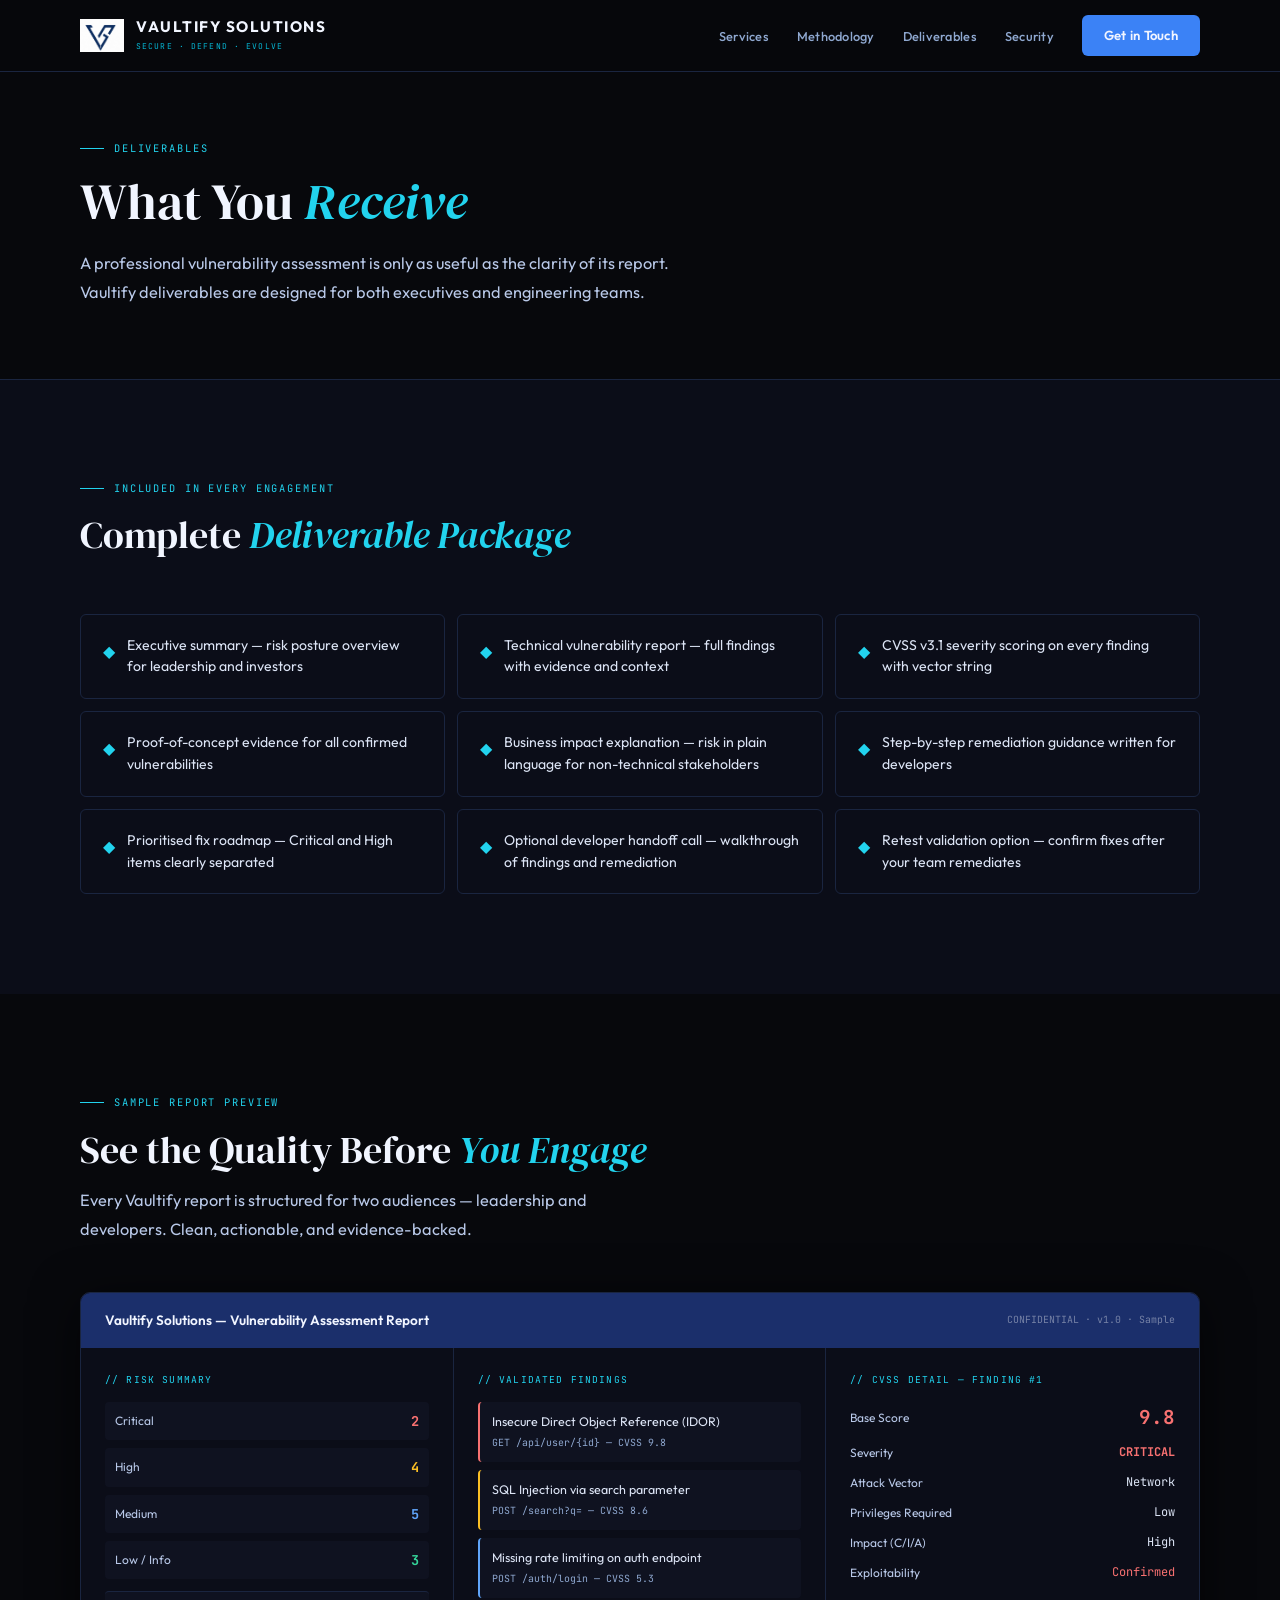
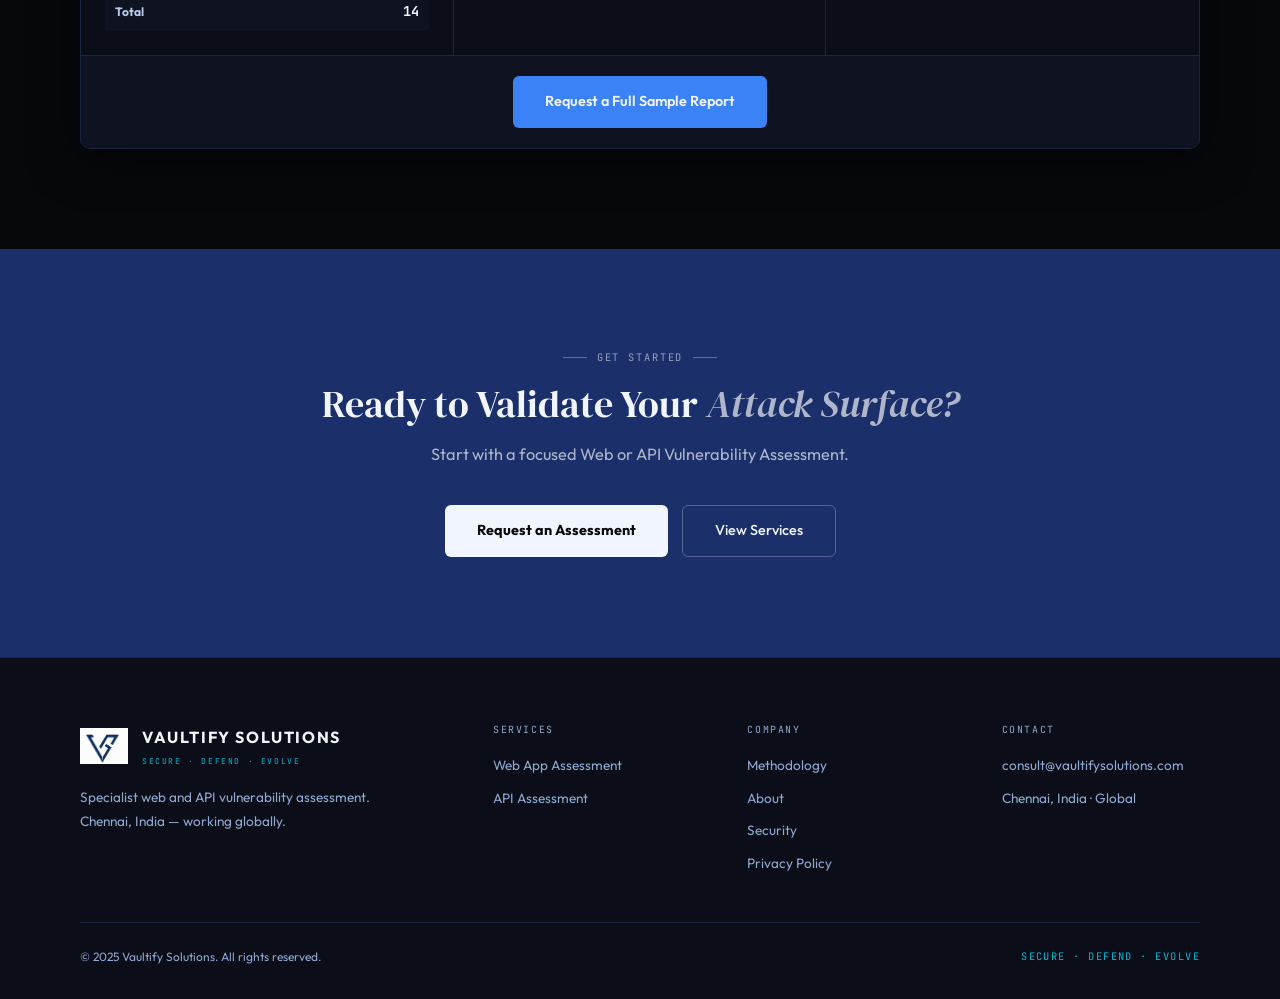
<file: deliverables.html>
<!DOCTYPE html><html lang="en"><head><meta charset="UTF-8"><meta name="viewport" content="width=device-width,initial-scale=1.0"><meta http-equiv="X-Content-Type-Options" content="nosniff"><meta http-equiv="X-Frame-Options" content="SAMEORIGIN"><meta name="referrer" content="strict-origin-when-cross-origin"><link rel="stylesheet" href="style.css?v=2.2"><title>Deliverables — Vaultify Solutions</title></head><body>
<nav class="nav">
  <a href="index.html" class="brand">
    <img src="logo.png" alt="Vaultify Solutions" class="brand-logo">
    <div class="brand-text">
      <div class="brand-name">Vaultify Solutions</div>
      <div class="brand-tag">Secure · Defend · Evolve</div>
    </div>
  </a>
  <ul class="nav-links">
    <li><a href="services.html">Services</a></li>
    <li><a href="methodology.html">Methodology</a></li>
    <li><a href="deliverables.html">Deliverables</a></li>
    <li><a href="security.html">Security</a></li>
    <li><a href="contact.html" class="nav-contact">Get in Touch</a></li>
  </ul>
  <button class="hamburger" id="hamburger" aria-label="Open menu">
    <span></span><span></span><span></span>
  </button>
</nav>
<div class="mobile-menu" id="mobileMenu">
  <a href="index.html">Home</a>
  <a href="services.html">Services</a>
  <a href="methodology.html">Methodology</a>
  <a href="deliverables.html">Deliverables</a>
  <a href="security.html">Security</a>
  <a href="about.html">About</a>
  <a href="contact.html" class="mobile-cta">Get in Touch</a>
</div>
<section class="page-hero"><div class="mw">
  <div class="s-eyebrow"><div class="line"></div><span>Deliverables</span></div>
  <h1 class="page-h">What You <em>Receive</em></h1>
  <p class="page-sub">A professional vulnerability assessment is only as useful as the clarity of its report. Vaultify deliverables are designed for both executives and engineering teams.</p>
</div></section>
<section class="section alt"><div class="mw">
  <div class="s-eyebrow"><div class="line"></div><span>Included in Every Engagement</span></div>
  <h2 class="s-h">Complete <em>Deliverable Package</em></h2>
  <div class="del-grid">
    <div class="del-item"><span class="del-check">◆</span><span class="del-text">Executive summary — risk posture overview for leadership and investors</span></div>
    <div class="del-item"><span class="del-check">◆</span><span class="del-text">Technical vulnerability report — full findings with evidence and context</span></div>
    <div class="del-item"><span class="del-check">◆</span><span class="del-text">CVSS v3.1 severity scoring on every finding with vector string</span></div>
    <div class="del-item"><span class="del-check">◆</span><span class="del-text">Proof-of-concept evidence for all confirmed vulnerabilities</span></div>
    <div class="del-item"><span class="del-check">◆</span><span class="del-text">Business impact explanation — risk in plain language for non-technical stakeholders</span></div>
    <div class="del-item"><span class="del-check">◆</span><span class="del-text">Step-by-step remediation guidance written for developers</span></div>
    <div class="del-item"><span class="del-check">◆</span><span class="del-text">Prioritised fix roadmap — Critical and High items clearly separated</span></div>
    <div class="del-item"><span class="del-check">◆</span><span class="del-text">Optional developer handoff call — walkthrough of findings and remediation</span></div>
    <div class="del-item"><span class="del-check">◆</span><span class="del-text">Retest validation option — confirm fixes after your team remediates</span></div>
  </div>
</div></section>
<section class="section"><div class="mw">
  <div class="s-eyebrow"><div class="line"></div><span>Sample Report Preview</span></div>
  <h2 class="s-h">See the Quality Before <em>You Engage</em></h2>
  <p class="s-sub">Every Vaultify report is structured for two audiences — leadership and developers. Clean, actionable, and evidence-backed.</p>
  <div class="report-card">
    <div class="rc-hdr"><span class="rc-title">Vaultify Solutions — Vulnerability Assessment Report</span><span class="rc-meta">CONFIDENTIAL · v1.0 · Sample</span></div>
    <div class="rc-body">
      <div class="rc-col"><div class="rc-col-t">// Risk Summary</div><div class="risk-rows"><div class="risk-row"><span class="risk-lbl">Critical</span><span class="risk-cnt sc-cr">2</span></div><div class="risk-row"><span class="risk-lbl">High</span><span class="risk-cnt sc-hi">4</span></div><div class="risk-row"><span class="risk-lbl">Medium</span><span class="risk-cnt sc-me">5</span></div><div class="risk-row"><span class="risk-lbl">Low / Info</span><span class="risk-cnt sc-lo">3</span></div><div class="risk-row" style="border-top:1px solid var(--bd);margin-top:4px;padding-top:8px;"><span class="risk-lbl" style="font-weight:700;">Total</span><span class="risk-cnt" style="color:var(--text);">14</span></div></div></div>
      <div class="rc-col"><div class="rc-col-t">// Validated Findings</div><div class="fp-list"><div class="fp-item fp-cr"><div class="fp-name">Insecure Direct Object Reference (IDOR)</div><div class="fp-loc">GET /api/user/{id} — CVSS 9.8</div></div><div class="fp-item fp-hi"><div class="fp-name">SQL Injection via search parameter</div><div class="fp-loc">POST /search?q= — CVSS 8.6</div></div><div class="fp-item fp-me"><div class="fp-name">Missing rate limiting on auth endpoint</div><div class="fp-loc">POST /auth/login — CVSS 5.3</div></div></div></div>
      <div class="rc-col"><div class="rc-col-t">// CVSS Detail — Finding #1</div><div class="cvss-det"><div class="cvss-r"><span class="cvss-l">Base Score</span><span class="cvss-big">9.8</span></div><div class="cvss-r"><span class="cvss-l">Severity</span><span class="cvss-v" style="color:var(--red);font-weight:700;">CRITICAL</span></div><div class="cvss-r"><span class="cvss-l">Attack Vector</span><span class="cvss-v">Network</span></div><div class="cvss-r"><span class="cvss-l">Privileges Required</span><span class="cvss-v">Low</span></div><div class="cvss-r"><span class="cvss-l">Impact (C/I/A)</span><span class="cvss-v">High</span></div><div class="cvss-r"><span class="cvss-l">Exploitability</span><span class="cvss-v" style="color:var(--red);">Confirmed</span></div></div></div>
    </div>
    <div class="rc-ftr"><a href="contact.html" class="btn-primary">Request a Full Sample Report</a></div>
  </div>
</div></section>
<section class="section navy"><div class="mw"><div class="cta-box">
  <div class="s-eyebrow" style="justify-content:center;"><div class="line w"></div><span class="w">Get Started</span><div class="line w"></div></div>
  <h2 class="s-h w">Ready to Validate Your <em style="color:rgba(255,255,255,0.65);">Attack Surface?</em></h2>
  <p class="s-sub w center">Start with a focused Web or API Vulnerability Assessment.</p>
  <div class="cta-actions"><a href="contact.html" class="btn-white">Request an Assessment</a><a href="services.html" class="btn-ghost-white">View Services</a></div>
</div></div></section>
<footer class="footer"><div class="ft-top"><div><div class="ft-brand-row"><img src="logo.png" alt="Vaultify Solutions" class="ft-logo"><div><div class="ft-brand-name">Vaultify Solutions</div><div class="ft-brand-tag">Secure · Defend · Evolve</div></div></div><p class="ft-desc">Specialist web and API vulnerability assessment. Chennai, India — working globally.</p></div><div><div class="ft-col-title">Services</div><div class="ft-links"><a href="services.html">Web App Assessment</a><a href="services.html">API Assessment</a></div></div><div><div class="ft-col-title">Company</div><div class="ft-links"><a href="methodology.html">Methodology</a><a href="about.html">About</a><a href="security.html">Security</a><a href="privacy.html">Privacy Policy</a></div></div><div><div class="ft-col-title">Contact</div><div class="ft-links"><a href="mailto:consult@vaultifysolutions.com">consult@vaultifysolutions.com</a><a href="#">Chennai, India · Global</a></div></div></div><div class="ft-bottom"><span class="ft-copy">© 2025 Vaultify Solutions. All rights reserved.</span><span class="ft-tag">Secure · Defend · Evolve</span></div></footer>

<script>
(function(){
  var btn=document.getElementById('hamburger');
  var menu=document.getElementById('mobileMenu');
  if(!btn||!menu) return;
  btn.addEventListener('click',function(e){
    e.stopPropagation();
    var open=menu.classList.toggle('open');
    btn.classList.toggle('open');
    document.body.style.overflow=open?'hidden':'';
  });
  menu.querySelectorAll('a').forEach(function(a){
    a.addEventListener('click',function(){
      menu.classList.remove('open');
      btn.classList.remove('open');
      document.body.style.overflow='';
    });
  });
  document.addEventListener('click',function(e){
    if(menu.classList.contains('open')&&!menu.contains(e.target)&&!btn.contains(e.target)){
      menu.classList.remove('open');
      btn.classList.remove('open');
      document.body.style.overflow='';
    }
  });
})();
</script>
</body></html>
</file>
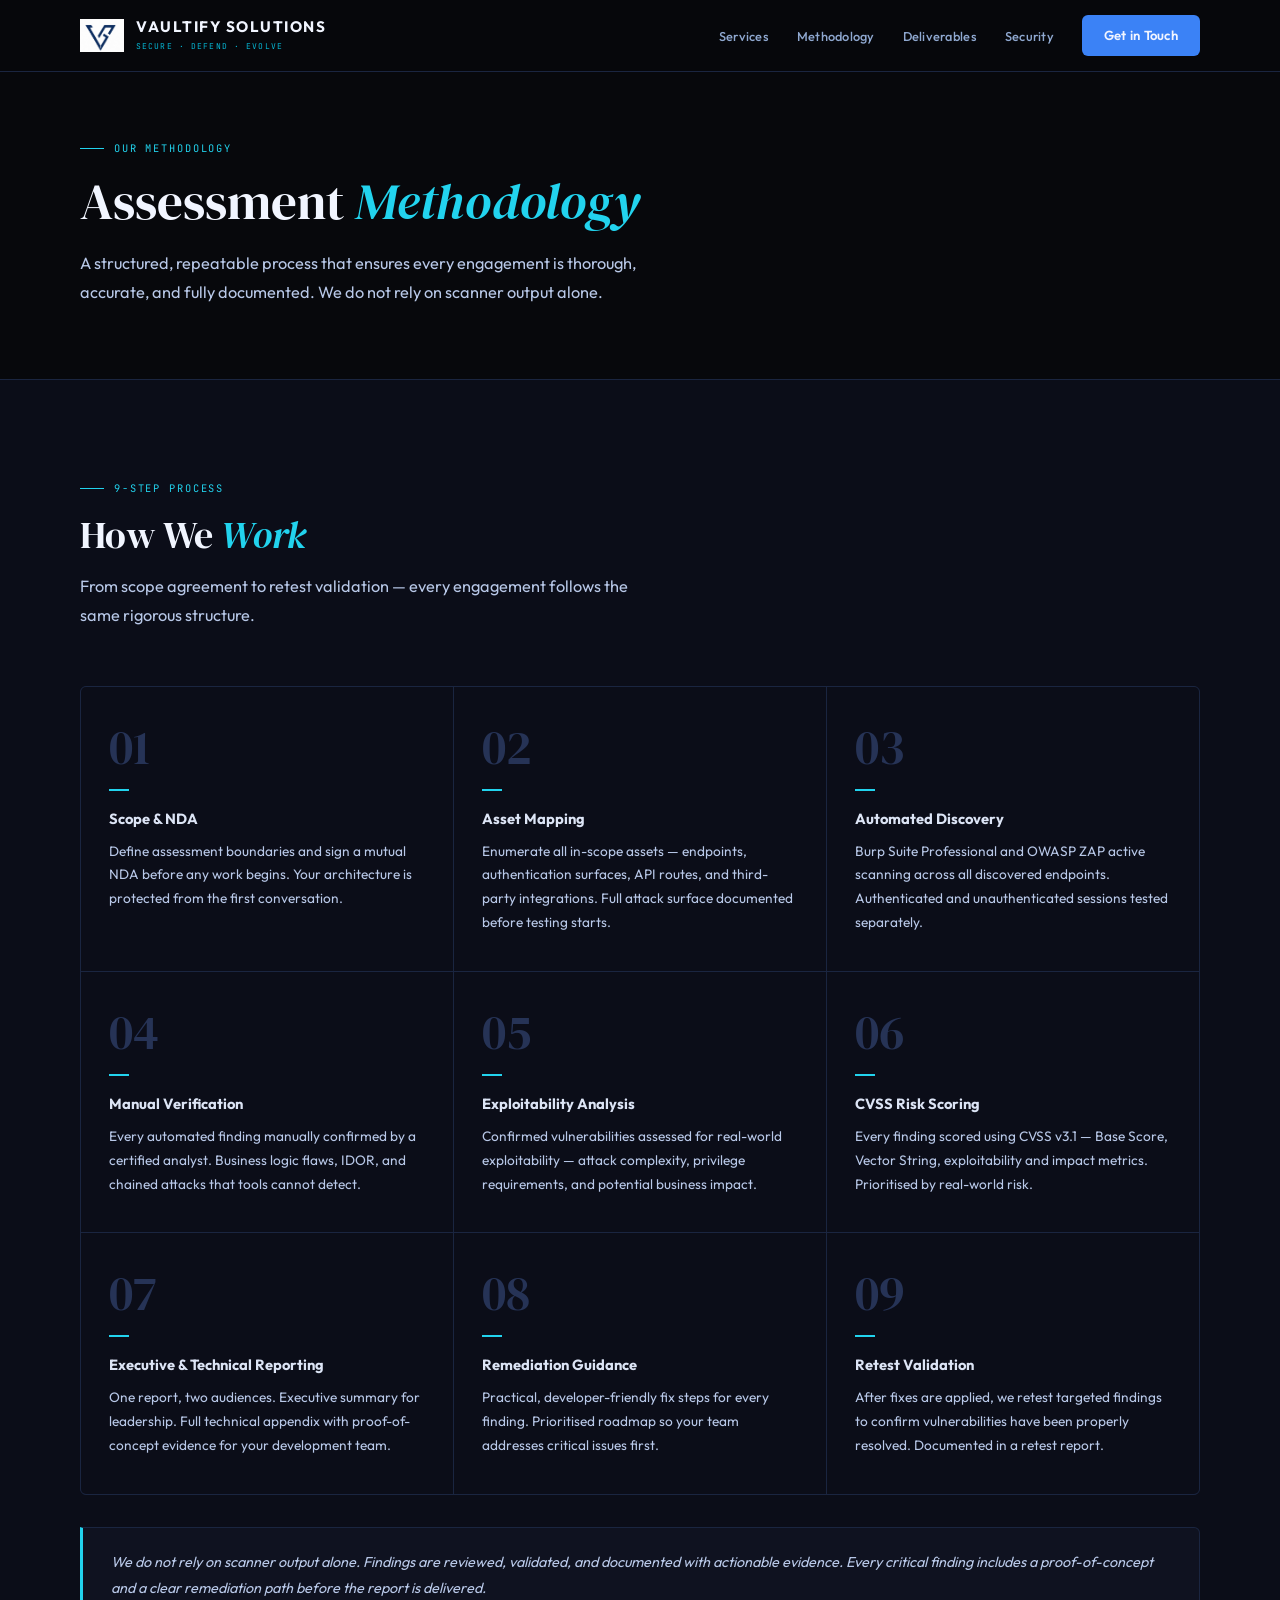
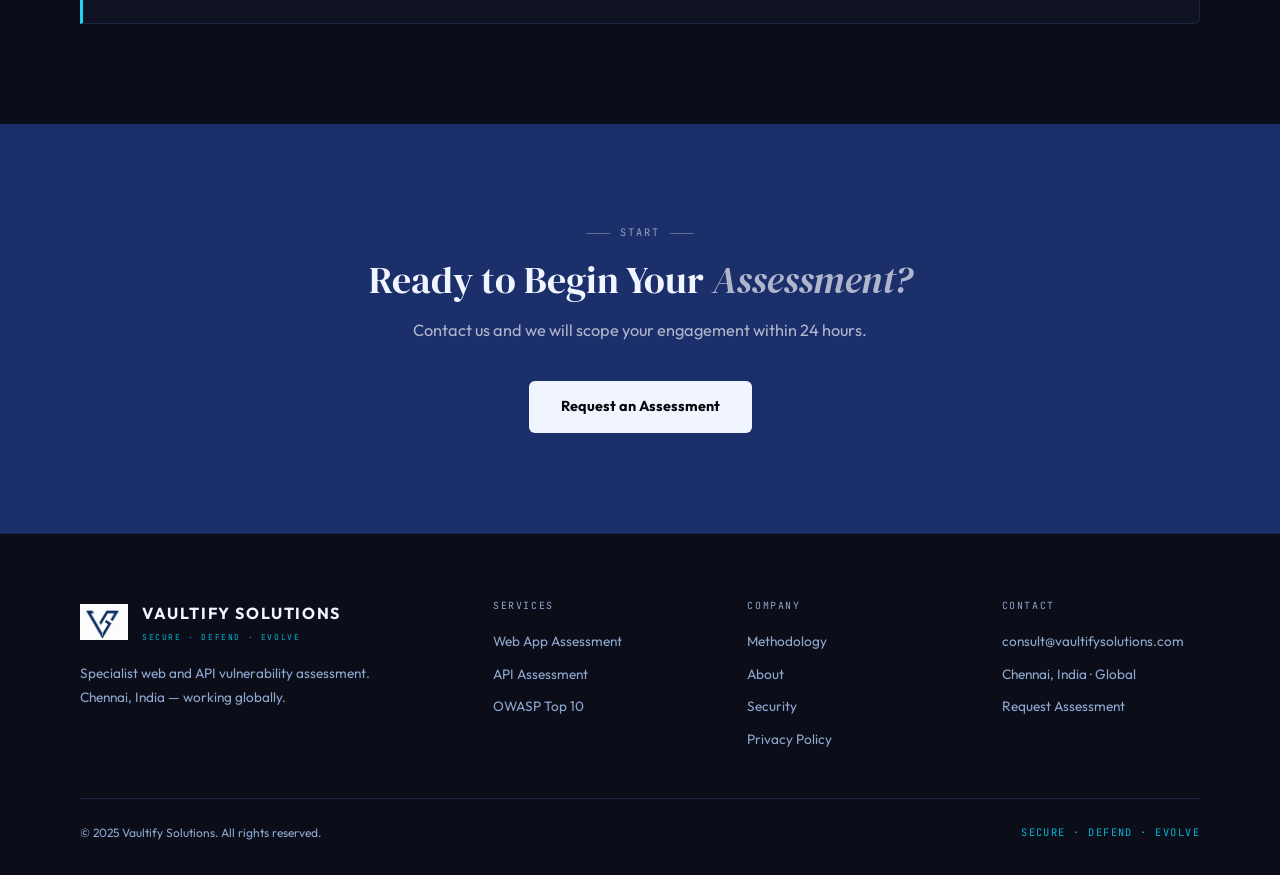
<file: methodology.html>
<!DOCTYPE html>
<html lang="en">
<head>
  <link rel="icon" type="image/x-icon" href="favicon.ico?v=2">
  <link rel="icon" type="image/png" sizes="32x32" href="favicon.png?v=2">
  <link rel="icon" type="image/png" sizes="16x16" href="favicon-16.png?v=2">
  <link rel="apple-touch-icon" sizes="180x180" href="apple-touch-icon.png?v=2">
  <link rel="icon" type="image/png" sizes="192x192" href="favicon-192.png?v=2">
  <meta charset="UTF-8"><meta name="viewport" content="width=device-width,initial-scale=1.0">
  <meta http-equiv="X-Content-Type-Options" content="nosniff">
  <meta http-equiv="X-Frame-Options" content="SAMEORIGIN">
  <meta name="referrer" content="strict-origin-when-cross-origin">
  <link rel="stylesheet" href="style.css?v=2.2">
<title>Methodology — Vaultify Solutions</title>
</head><body>
<nav class="nav">
  <a href="index.html" class="brand">
    <img src="logo.png" alt="Vaultify Solutions" class="brand-logo">
    <div class="brand-text">
      <div class="brand-name">Vaultify Solutions</div>
      <div class="brand-tag">Secure · Defend · Evolve</div>
    </div>
  </a>
  <ul class="nav-links">
    <li><a href="services.html">Services</a></li>
    <li><a href="methodology.html">Methodology</a></li>
    <li><a href="deliverables.html">Deliverables</a></li>
    <li><a href="security.html">Security</a></li>
    <li><a href="contact.html" class="nav-contact">Get in Touch</a></li>
  </ul>
  <button class="hamburger" id="hamburger" aria-label="Open menu">
    <span></span><span></span><span></span>
  </button>
</nav>
<div class="mobile-menu" id="mobileMenu">
  <a href="index.html">Home</a>
  <a href="services.html">Services</a>
  <a href="methodology.html">Methodology</a>
  <a href="deliverables.html">Deliverables</a>
  <a href="security.html">Security</a>
  <a href="about.html">About</a>
  <a href="contact.html" class="mobile-cta">Get in Touch</a>
</div>
<section class="page-hero"><div class="mw">
  <div class="s-eyebrow"><div class="line"></div><span>Our Methodology</span></div>
  <h1 class="page-h">Assessment <em>Methodology</em></h1>
  <p class="page-sub">A structured, repeatable process that ensures every engagement is thorough, accurate, and fully documented. We do not rely on scanner output alone.</p>
</div></section>
<section class="section alt"><div class="mw">
  <div class="s-eyebrow"><div class="line"></div><span>9-Step Process</span></div>
  <h2 class="s-h">How We <em>Work</em></h2>
  <p class="s-sub">From scope agreement to retest validation — every engagement follows the same rigorous structure.</p>
  <div class="process-grid">
    <div class="proc-step"><div class="proc-num">01</div><div class="proc-line"></div><h4>Scope &amp; NDA</h4><p>Define assessment boundaries and sign a mutual NDA before any work begins. Your architecture is protected from the first conversation.</p></div>
    <div class="proc-step"><div class="proc-num">02</div><div class="proc-line"></div><h4>Asset Mapping</h4><p>Enumerate all in-scope assets — endpoints, authentication surfaces, API routes, and third-party integrations. Full attack surface documented before testing starts.</p></div>
    <div class="proc-step"><div class="proc-num">03</div><div class="proc-line"></div><h4>Automated Discovery</h4><p>Burp Suite Professional and OWASP ZAP active scanning across all discovered endpoints. Authenticated and unauthenticated sessions tested separately.</p></div>
    <div class="proc-step"><div class="proc-num">04</div><div class="proc-line"></div><h4>Manual Verification</h4><p>Every automated finding manually confirmed by a certified analyst. Business logic flaws, IDOR, and chained attacks that tools cannot detect.</p></div>
    <div class="proc-step"><div class="proc-num">05</div><div class="proc-line"></div><h4>Exploitability Analysis</h4><p>Confirmed vulnerabilities assessed for real-world exploitability — attack complexity, privilege requirements, and potential business impact.</p></div>
    <div class="proc-step"><div class="proc-num">06</div><div class="proc-line"></div><h4>CVSS Risk Scoring</h4><p>Every finding scored using CVSS v3.1 — Base Score, Vector String, exploitability and impact metrics. Prioritised by real-world risk.</p></div>
    <div class="proc-step"><div class="proc-num">07</div><div class="proc-line"></div><h4>Executive &amp; Technical Reporting</h4><p>One report, two audiences. Executive summary for leadership. Full technical appendix with proof-of-concept evidence for your development team.</p></div>
    <div class="proc-step"><div class="proc-num">08</div><div class="proc-line"></div><h4>Remediation Guidance</h4><p>Practical, developer-friendly fix steps for every finding. Prioritised roadmap so your team addresses critical issues first.</p></div>
    <div class="proc-step"><div class="proc-num">09</div><div class="proc-line"></div><h4>Retest Validation</h4><p>After fixes are applied, we retest targeted findings to confirm vulnerabilities have been properly resolved. Documented in a retest report.</p></div>
  </div>
  <div class="method-note">We do not rely on scanner output alone. Findings are reviewed, validated, and documented with actionable evidence. Every critical finding includes a proof-of-concept and a clear remediation path before the report is delivered.</div>
</div></section>
<section class="section navy"><div class="mw"><div class="cta-box">
  <div class="s-eyebrow" style="justify-content:center;"><div class="line w"></div><span class="w">Start</span><div class="line w"></div></div>
  <h2 class="s-h w">Ready to Begin Your <em style="color:rgba(255,255,255,0.65);">Assessment?</em></h2>
  <p class="s-sub w center">Contact us and we will scope your engagement within 24 hours.</p>
  <div class="cta-actions"><a href="contact.html" class="btn-white">Request an Assessment</a></div>
</div></div></section>
<footer class="footer"><div class="ft-top"><div><div class="ft-brand-row"><img src="logo.png" alt="Vaultify Solutions" class="ft-logo"><div><div class="ft-brand-name">Vaultify Solutions</div><div class="ft-brand-tag">Secure · Defend · Evolve</div></div></div><p class="ft-desc">Specialist web and API vulnerability assessment. Chennai, India — working globally.</p></div><div><div class="ft-col-title">Services</div><div class="ft-links"><a href="services.html">Web App Assessment</a><a href="services.html">API Assessment</a><a href="services.html">OWASP Top 10</a></div></div><div><div class="ft-col-title">Company</div><div class="ft-links"><a href="methodology.html">Methodology</a><a href="about.html">About</a><a href="security.html">Security</a><a href="privacy.html">Privacy Policy</a></div></div><div><div class="ft-col-title">Contact</div><div class="ft-links"><a href="mailto:consult@vaultifysolutions.com">consult@vaultifysolutions.com</a><a href="#">Chennai, India · Global</a><a href="contact.html">Request Assessment</a></div></div></div><div class="ft-bottom"><span class="ft-copy">© 2025 Vaultify Solutions. All rights reserved.</span><span class="ft-tag">Secure · Defend · Evolve</span></div></footer>


<script>
(function(){
  var btn=document.getElementById('hamburger');
  var menu=document.getElementById('mobileMenu');
  if(!btn||!menu) return;
  btn.addEventListener('click',function(e){
    e.stopPropagation();
    var open=menu.classList.toggle('open');
    btn.classList.toggle('open');
    document.body.style.overflow=open?'hidden':'';
  });
  menu.querySelectorAll('a').forEach(function(a){
    a.addEventListener('click',function(){
      menu.classList.remove('open');
      btn.classList.remove('open');
      document.body.style.overflow='';
    });
  });
  document.addEventListener('click',function(e){
    if(menu.classList.contains('open')&&!menu.contains(e.target)&&!btn.contains(e.target)){
      menu.classList.remove('open');
      btn.classList.remove('open');
      document.body.style.overflow='';
    }
  });
})();
</script>
</body></html>
</file>
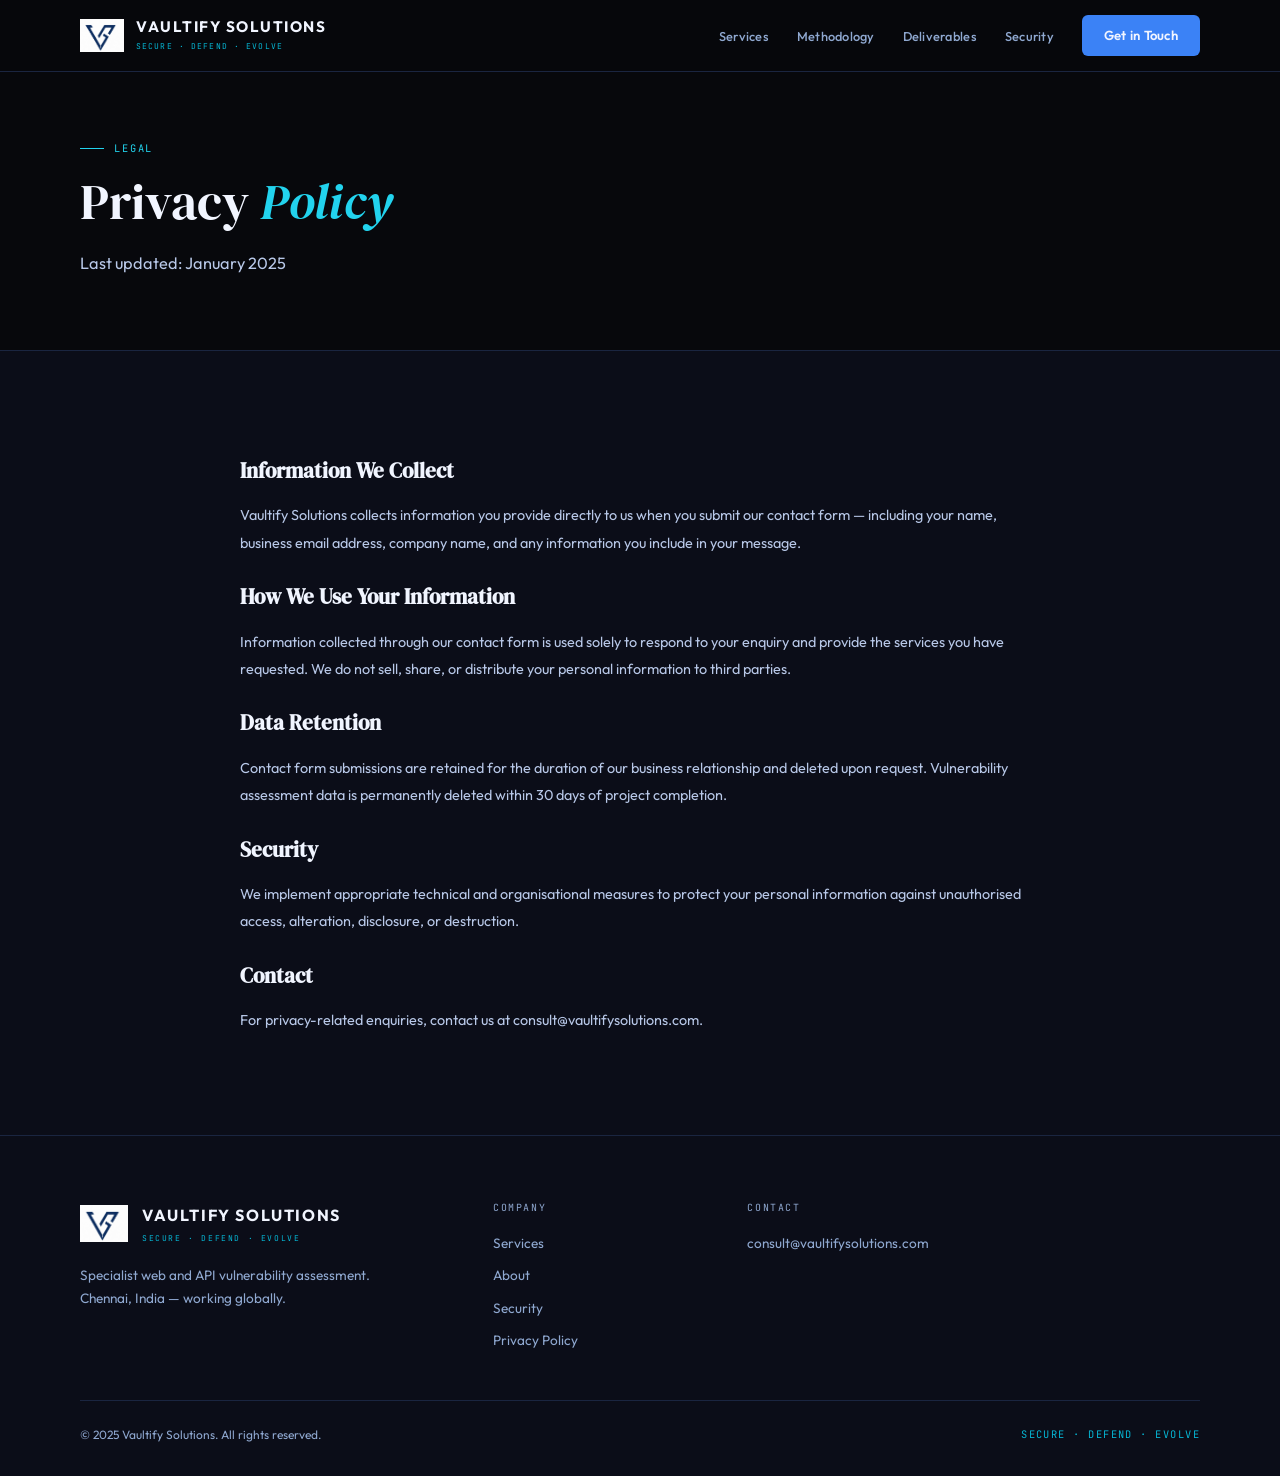
<file: privacy.html>
<!DOCTYPE html><html lang="en"><head><meta charset="UTF-8"><meta name="viewport" content="width=device-width,initial-scale=1.0"><meta http-equiv="X-Content-Type-Options" content="nosniff"><meta http-equiv="X-Frame-Options" content="SAMEORIGIN"><meta name="referrer" content="strict-origin-when-cross-origin"><link rel="stylesheet" href="style.css?v=2.2"><title>Privacy Policy — Vaultify Solutions</title></head><body>
<nav class="nav">
  <a href="index.html" class="brand">
    <img src="logo.png" alt="Vaultify Solutions" class="brand-logo">
    <div class="brand-text">
      <div class="brand-name">Vaultify Solutions</div>
      <div class="brand-tag">Secure · Defend · Evolve</div>
    </div>
  </a>
  <ul class="nav-links">
    <li><a href="services.html">Services</a></li>
    <li><a href="methodology.html">Methodology</a></li>
    <li><a href="deliverables.html">Deliverables</a></li>
    <li><a href="security.html">Security</a></li>
    <li><a href="contact.html" class="nav-contact">Get in Touch</a></li>
  </ul>
  <button class="hamburger" id="hamburger" aria-label="Open menu">
    <span></span><span></span><span></span>
  </button>
</nav>
<div class="mobile-menu" id="mobileMenu">
  <a href="index.html">Home</a>
  <a href="services.html">Services</a>
  <a href="methodology.html">Methodology</a>
  <a href="deliverables.html">Deliverables</a>
  <a href="security.html">Security</a>
  <a href="about.html">About</a>
  <a href="contact.html" class="mobile-cta">Get in Touch</a>
</div>
<section class="page-hero"><div class="mw">
  <div class="s-eyebrow"><div class="line"></div><span>Legal</span></div>
  <h1 class="page-h">Privacy <em>Policy</em></h1>
  <p class="page-sub">Last updated: January 2025</p>
</div></section>
<section class="section alt"><div class="mw" style="max-width:800px;">
  <div style="font-size:0.9rem;color:var(--body);line-height:1.9;">
    <h3 style="font-family:'DM Serif Display',serif;font-size:1.3rem;color:var(--text);margin:0 0 12px;">Information We Collect</h3>
    <p style="margin-bottom:20px;">Vaultify Solutions collects information you provide directly to us when you submit our contact form — including your name, business email address, company name, and any information you include in your message.</p>
    <h3 style="font-family:'DM Serif Display',serif;font-size:1.3rem;color:var(--text);margin:0 0 12px;">How We Use Your Information</h3>
    <p style="margin-bottom:20px;">Information collected through our contact form is used solely to respond to your enquiry and provide the services you have requested. We do not sell, share, or distribute your personal information to third parties.</p>
    <h3 style="font-family:'DM Serif Display',serif;font-size:1.3rem;color:var(--text);margin:0 0 12px;">Data Retention</h3>
    <p style="margin-bottom:20px;">Contact form submissions are retained for the duration of our business relationship and deleted upon request. Vulnerability assessment data is permanently deleted within 30 days of project completion.</p>
    <h3 style="font-family:'DM Serif Display',serif;font-size:1.3rem;color:var(--text);margin:0 0 12px;">Security</h3>
    <p style="margin-bottom:20px;">We implement appropriate technical and organisational measures to protect your personal information against unauthorised access, alteration, disclosure, or destruction.</p>
    <h3 style="font-family:'DM Serif Display',serif;font-size:1.3rem;color:var(--text);margin:0 0 12px;">Contact</h3>
    <p>For privacy-related enquiries, contact us at consult@vaultifysolutions.com.</p>
  </div>
</div></section>
<footer class="footer"><div class="ft-top"><div><div class="ft-brand-row"><img src="logo.png" alt="Vaultify Solutions" class="ft-logo"><div><div class="ft-brand-name">Vaultify Solutions</div><div class="ft-brand-tag">Secure · Defend · Evolve</div></div></div><p class="ft-desc">Specialist web and API vulnerability assessment. Chennai, India — working globally.</p></div><div><div class="ft-col-title">Company</div><div class="ft-links"><a href="services.html">Services</a><a href="about.html">About</a><a href="security.html">Security</a><a href="privacy.html">Privacy Policy</a></div></div><div><div class="ft-col-title">Contact</div><div class="ft-links"><a href="mailto:consult@vaultifysolutions.com">consult@vaultifysolutions.com</a></div></div></div><div class="ft-bottom"><span class="ft-copy">© 2025 Vaultify Solutions. All rights reserved.</span><span class="ft-tag">Secure · Defend · Evolve</span></div></footer>


<script>
(function(){
  var btn=document.getElementById('hamburger');
  var menu=document.getElementById('mobileMenu');
  if(!btn||!menu) return;
  btn.addEventListener('click',function(e){
    e.stopPropagation();
    var open=menu.classList.toggle('open');
    btn.classList.toggle('open');
    document.body.style.overflow=open?'hidden':'';
  });
  menu.querySelectorAll('a').forEach(function(a){
    a.addEventListener('click',function(){
      menu.classList.remove('open');
      btn.classList.remove('open');
      document.body.style.overflow='';
    });
  });
  document.addEventListener('click',function(e){
    if(menu.classList.contains('open')&&!menu.contains(e.target)&&!btn.contains(e.target)){
      menu.classList.remove('open');
      btn.classList.remove('open');
      document.body.style.overflow='';
    }
  });
})();
</script>
</body></html>
</file>
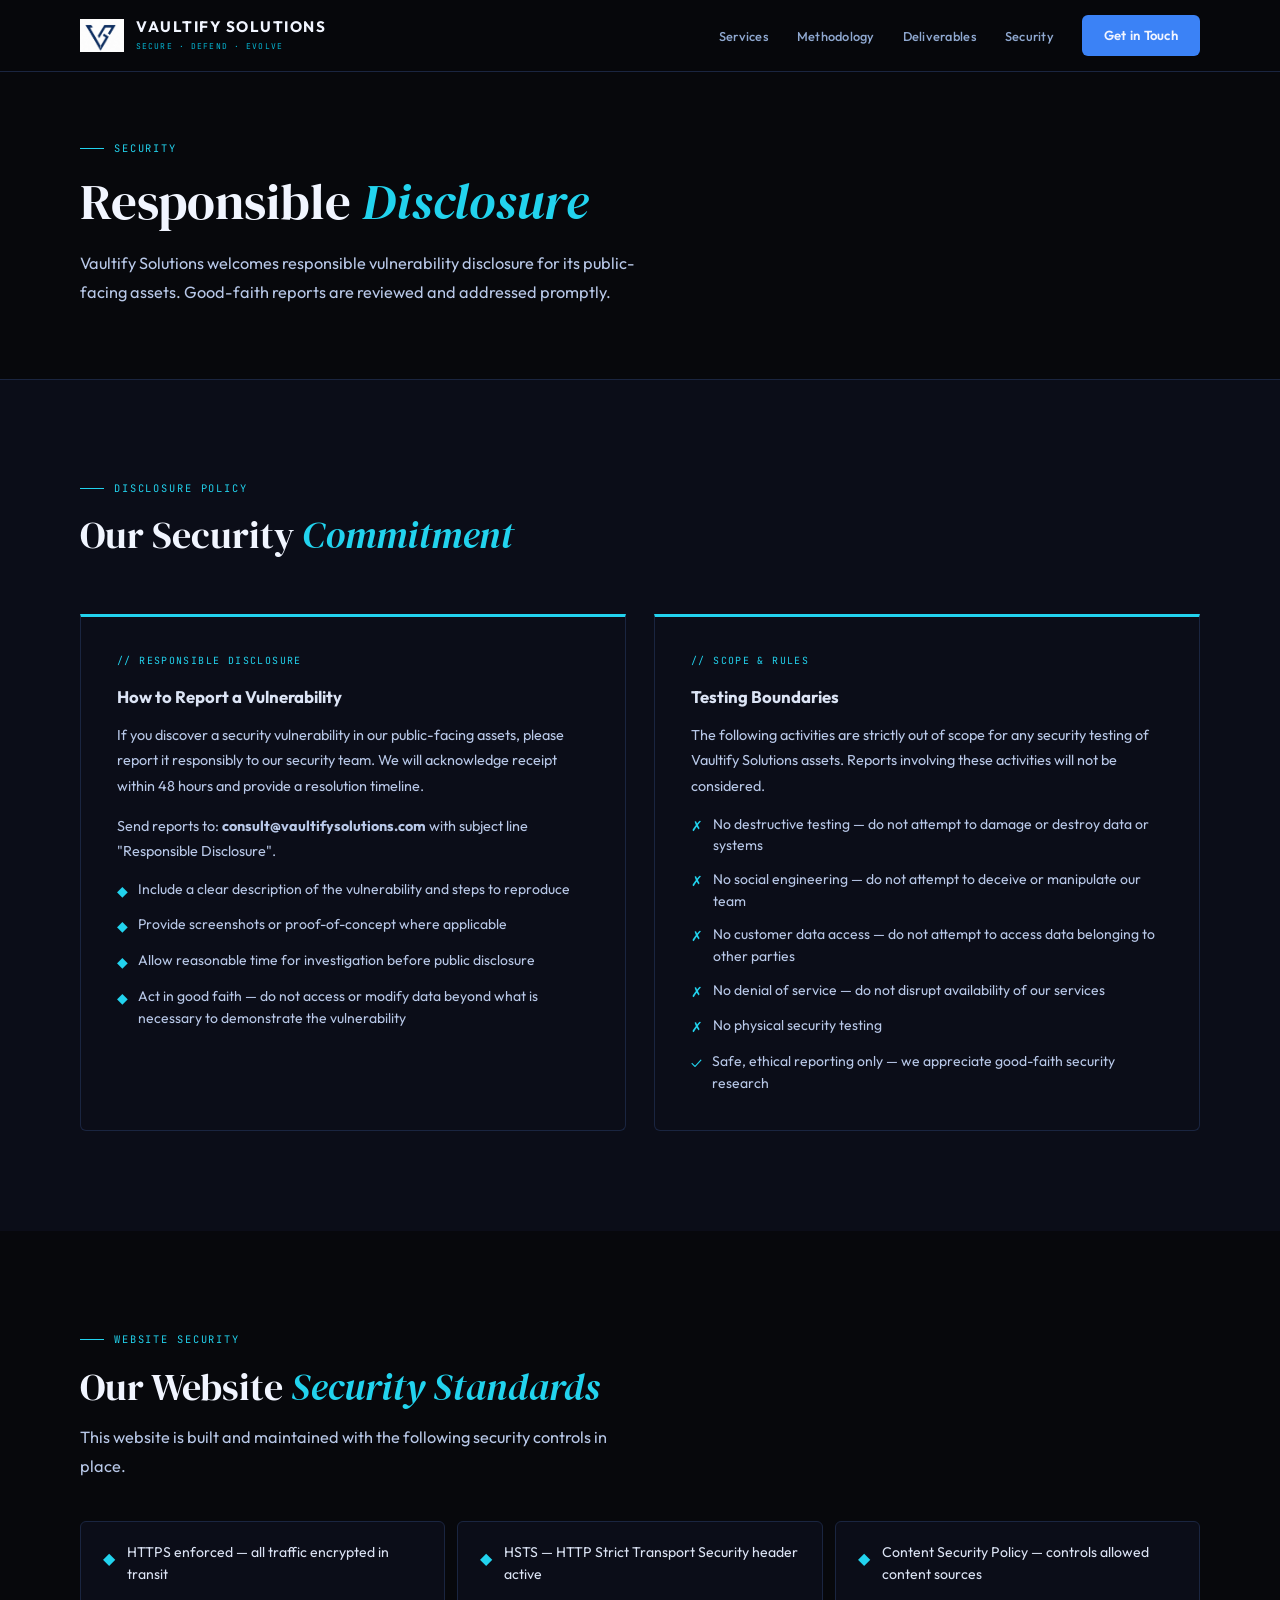
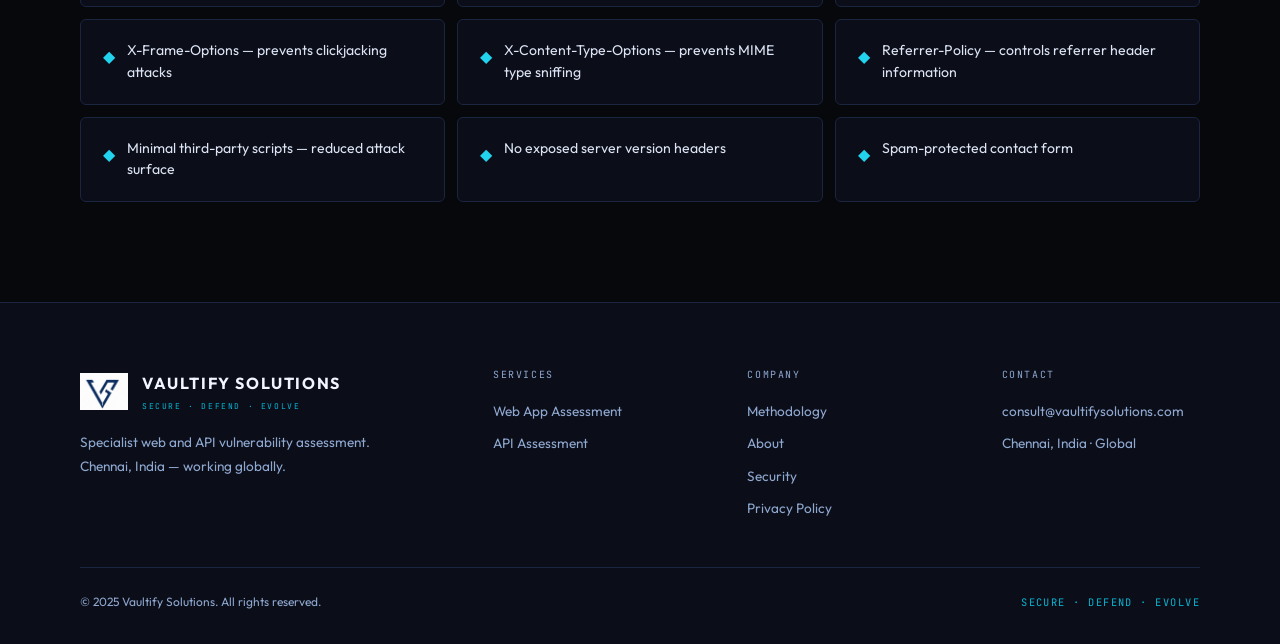
<file: security.html>
<!DOCTYPE html><html lang="en"><head><meta charset="UTF-8"><meta name="viewport" content="width=device-width,initial-scale=1.0"><meta http-equiv="X-Content-Type-Options" content="nosniff"><meta http-equiv="X-Frame-Options" content="SAMEORIGIN"><meta name="referrer" content="strict-origin-when-cross-origin"><link rel="stylesheet" href="style.css?v=2.2"><title>Security — Vaultify Solutions</title></head><body>
<nav class="nav">
  <a href="index.html" class="brand">
    <img src="logo.png" alt="Vaultify Solutions" class="brand-logo">
    <div class="brand-text">
      <div class="brand-name">Vaultify Solutions</div>
      <div class="brand-tag">Secure · Defend · Evolve</div>
    </div>
  </a>
  <ul class="nav-links">
    <li><a href="services.html">Services</a></li>
    <li><a href="methodology.html">Methodology</a></li>
    <li><a href="deliverables.html">Deliverables</a></li>
    <li><a href="security.html">Security</a></li>
    <li><a href="contact.html" class="nav-contact">Get in Touch</a></li>
  </ul>
  <button class="hamburger" id="hamburger" aria-label="Open menu">
    <span></span><span></span><span></span>
  </button>
</nav>
<div class="mobile-menu" id="mobileMenu">
  <a href="index.html">Home</a>
  <a href="services.html">Services</a>
  <a href="methodology.html">Methodology</a>
  <a href="deliverables.html">Deliverables</a>
  <a href="security.html">Security</a>
  <a href="about.html">About</a>
  <a href="contact.html" class="mobile-cta">Get in Touch</a>
</div>
<section class="page-hero"><div class="mw">
  <div class="s-eyebrow"><div class="line"></div><span>Security</span></div>
  <h1 class="page-h">Responsible <em>Disclosure</em></h1>
  <p class="page-sub">Vaultify Solutions welcomes responsible vulnerability disclosure for its public-facing assets. Good-faith reports are reviewed and addressed promptly.</p>
</div></section>
<section class="section alt"><div class="mw">
  <div class="s-eyebrow"><div class="line"></div><span>Disclosure Policy</span></div>
  <h2 class="s-h">Our Security <em>Commitment</em></h2>
  <div class="security-grid">
    <div class="policy-card">
      <div class="policy-t">// Responsible Disclosure</div>
      <h3>How to Report a Vulnerability</h3>
      <p>If you discover a security vulnerability in our public-facing assets, please report it responsibly to our security team. We will acknowledge receipt within 48 hours and provide a resolution timeline.</p>
      <p>Send reports to: <strong>consult@vaultifysolutions.com</strong> with subject line "Responsible Disclosure".</p>
      <div class="policy-rules">
        <div class="pr"><span class="pr-i">◆</span><span>Include a clear description of the vulnerability and steps to reproduce</span></div>
        <div class="pr"><span class="pr-i">◆</span><span>Provide screenshots or proof-of-concept where applicable</span></div>
        <div class="pr"><span class="pr-i">◆</span><span>Allow reasonable time for investigation before public disclosure</span></div>
        <div class="pr"><span class="pr-i">◆</span><span>Act in good faith — do not access or modify data beyond what is necessary to demonstrate the vulnerability</span></div>
      </div>
    </div>
    <div class="policy-card">
      <div class="policy-t">// Scope &amp; Rules</div>
      <h3>Testing Boundaries</h3>
      <p>The following activities are strictly out of scope for any security testing of Vaultify Solutions assets. Reports involving these activities will not be considered.</p>
      <div class="policy-rules">
        <div class="pr"><span class="pr-i">✗</span><span>No destructive testing — do not attempt to damage or destroy data or systems</span></div>
        <div class="pr"><span class="pr-i">✗</span><span>No social engineering — do not attempt to deceive or manipulate our team</span></div>
        <div class="pr"><span class="pr-i">✗</span><span>No customer data access — do not attempt to access data belonging to other parties</span></div>
        <div class="pr"><span class="pr-i">✗</span><span>No denial of service — do not disrupt availability of our services</span></div>
        <div class="pr"><span class="pr-i">✗</span><span>No physical security testing</span></div>
        <div class="pr"><span class="pr-i">✓</span><span>Safe, ethical reporting only — we appreciate good-faith security research</span></div>
      </div>
    </div>
  </div>
</div></section>
<section class="section"><div class="mw">
  <div class="s-eyebrow"><div class="line"></div><span>Website Security</span></div>
  <h2 class="s-h">Our Website <em>Security Standards</em></h2>
  <p class="s-sub">This website is built and maintained with the following security controls in place.</p>
  <div class="del-grid" style="margin-top:40px;">
    <div class="del-item"><span class="del-check">◆</span><span class="del-text">HTTPS enforced — all traffic encrypted in transit</span></div>
    <div class="del-item"><span class="del-check">◆</span><span class="del-text">HSTS — HTTP Strict Transport Security header active</span></div>
    <div class="del-item"><span class="del-check">◆</span><span class="del-text">Content Security Policy — controls allowed content sources</span></div>
    <div class="del-item"><span class="del-check">◆</span><span class="del-text">X-Frame-Options — prevents clickjacking attacks</span></div>
    <div class="del-item"><span class="del-check">◆</span><span class="del-text">X-Content-Type-Options — prevents MIME type sniffing</span></div>
    <div class="del-item"><span class="del-check">◆</span><span class="del-text">Referrer-Policy — controls referrer header information</span></div>
    <div class="del-item"><span class="del-check">◆</span><span class="del-text">Minimal third-party scripts — reduced attack surface</span></div>
    <div class="del-item"><span class="del-check">◆</span><span class="del-text">No exposed server version headers</span></div>
    <div class="del-item"><span class="del-check">◆</span><span class="del-text">Spam-protected contact form</span></div>
  </div>
</div></section>
<footer class="footer"><div class="ft-top"><div><div class="ft-brand-row"><img src="logo.png" alt="Vaultify Solutions" class="ft-logo"><div><div class="ft-brand-name">Vaultify Solutions</div><div class="ft-brand-tag">Secure · Defend · Evolve</div></div></div><p class="ft-desc">Specialist web and API vulnerability assessment. Chennai, India — working globally.</p></div><div><div class="ft-col-title">Services</div><div class="ft-links"><a href="services.html">Web App Assessment</a><a href="services.html">API Assessment</a></div></div><div><div class="ft-col-title">Company</div><div class="ft-links"><a href="methodology.html">Methodology</a><a href="about.html">About</a><a href="security.html">Security</a><a href="privacy.html">Privacy Policy</a></div></div><div><div class="ft-col-title">Contact</div><div class="ft-links"><a href="mailto:consult@vaultifysolutions.com">consult@vaultifysolutions.com</a><a href="#">Chennai, India · Global</a></div></div></div><div class="ft-bottom"><span class="ft-copy">© 2025 Vaultify Solutions. All rights reserved.</span><span class="ft-tag">Secure · Defend · Evolve</span></div></footer>


<script>
(function(){
  var btn=document.getElementById('hamburger');
  var menu=document.getElementById('mobileMenu');
  if(!btn||!menu) return;
  btn.addEventListener('click',function(e){
    e.stopPropagation();
    var open=menu.classList.toggle('open');
    btn.classList.toggle('open');
    document.body.style.overflow=open?'hidden':'';
  });
  menu.querySelectorAll('a').forEach(function(a){
    a.addEventListener('click',function(){
      menu.classList.remove('open');
      btn.classList.remove('open');
      document.body.style.overflow='';
    });
  });
  document.addEventListener('click',function(e){
    if(menu.classList.contains('open')&&!menu.contains(e.target)&&!btn.contains(e.target)){
      menu.classList.remove('open');
      btn.classList.remove('open');
      document.body.style.overflow='';
    }
  });
})();
</script>
</body></html>
</file>
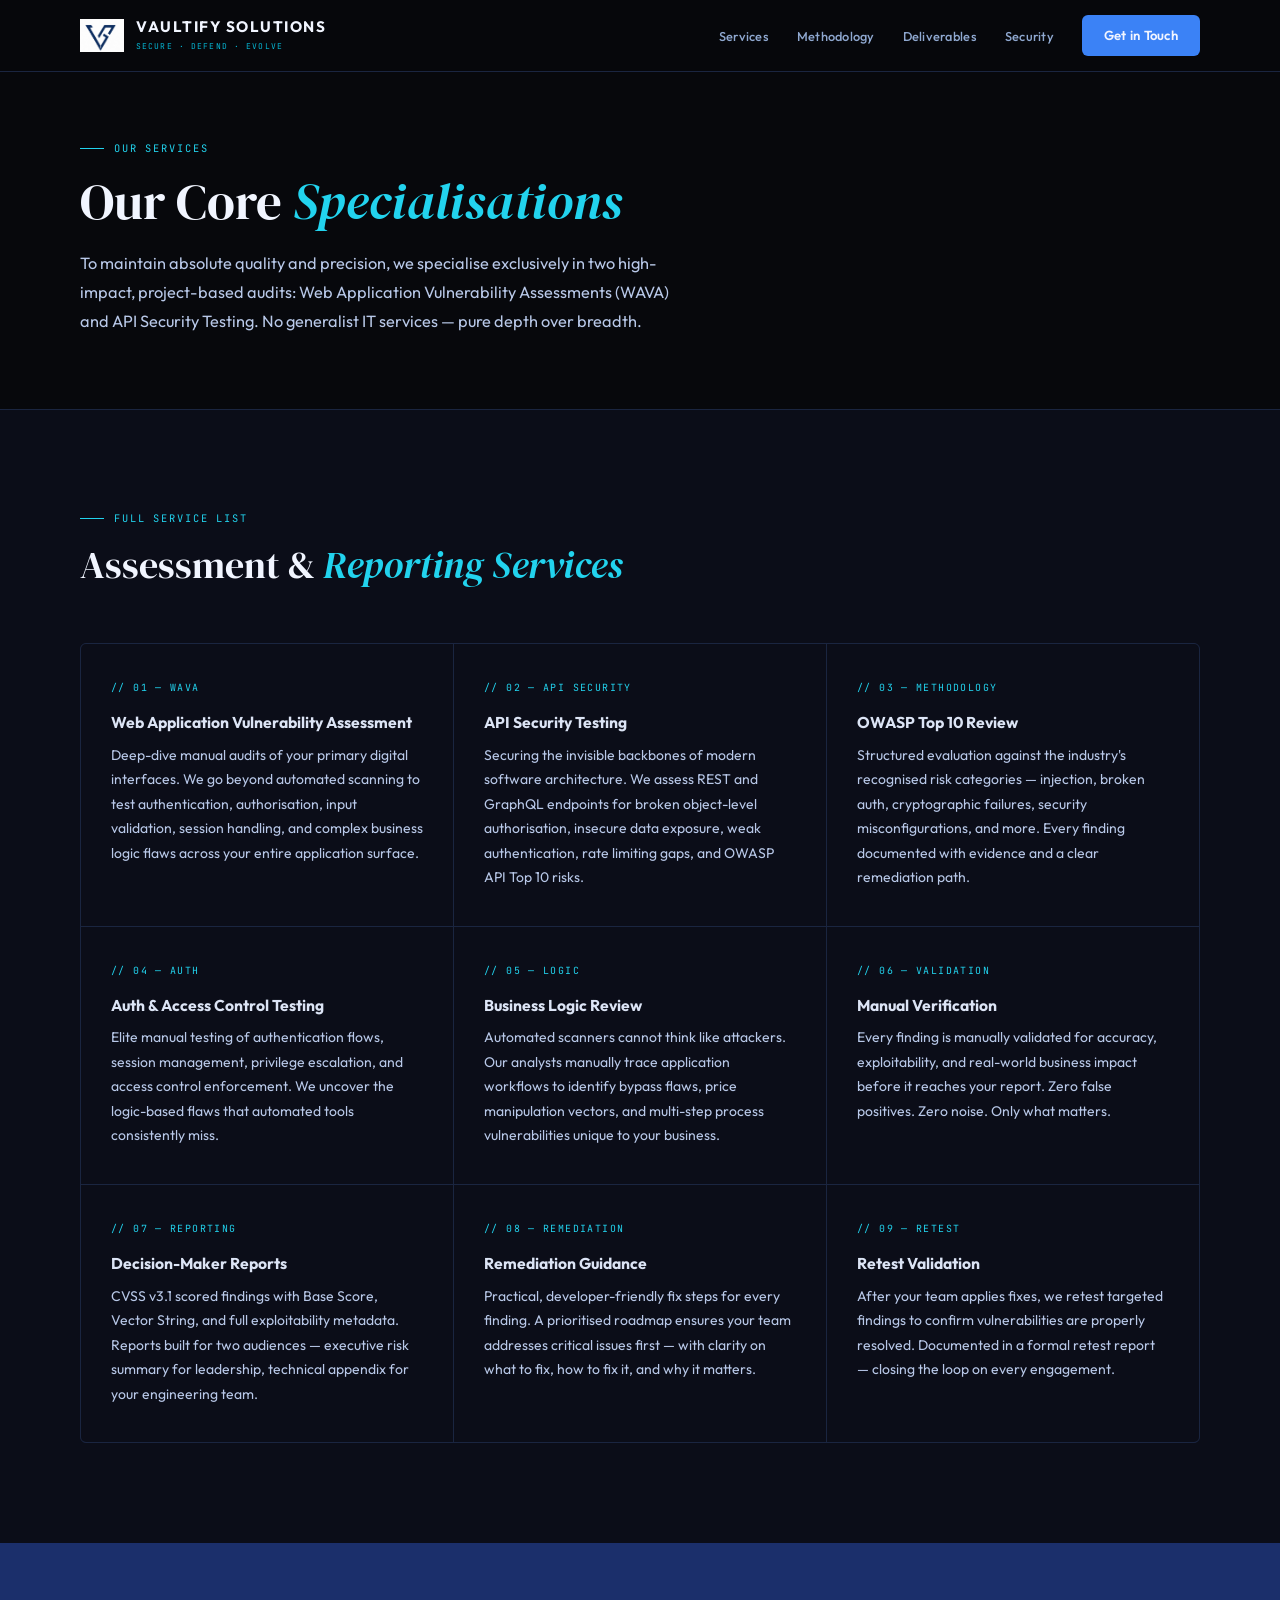
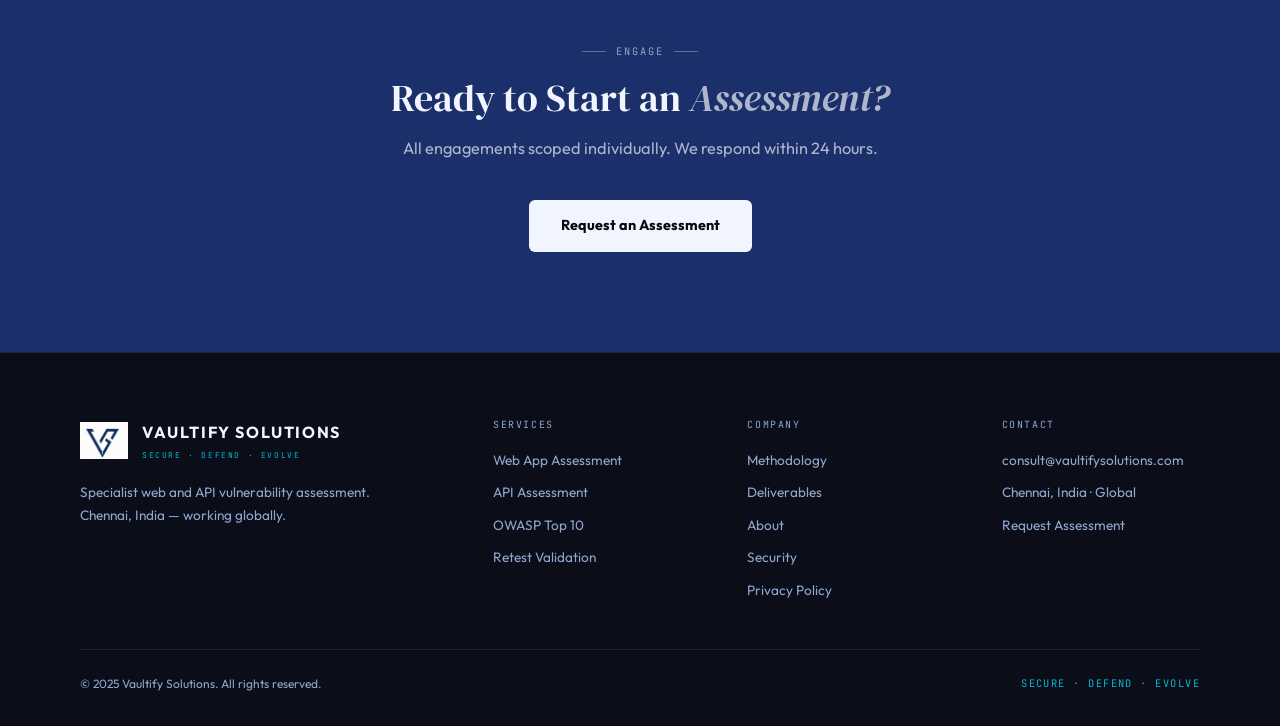
<file: services.html>
<!DOCTYPE html>
<html lang="en">
<head>
  <link rel="icon" type="image/x-icon" href="favicon.ico?v=2">
  <link rel="icon" type="image/png" sizes="32x32" href="favicon.png?v=2">
  <link rel="icon" type="image/png" sizes="16x16" href="favicon-16.png?v=2">
  <link rel="apple-touch-icon" sizes="180x180" href="apple-touch-icon.png?v=2">
  <link rel="icon" type="image/png" sizes="192x192" href="favicon-192.png?v=2">
  <meta charset="UTF-8"><meta name="viewport" content="width=device-width,initial-scale=1.0">
  <meta http-equiv="X-Content-Type-Options" content="nosniff">
  <meta http-equiv="X-Frame-Options" content="SAMEORIGIN">
  <meta name="referrer" content="strict-origin-when-cross-origin">
  <link rel="stylesheet" href="style.css?v=2.2">
<title>Services — Vaultify Solutions</title>
</head>
<body>
<nav class="nav">
  <a href="index.html" class="brand">
    <img src="logo.png" alt="Vaultify Solutions" class="brand-logo">
    <div class="brand-text">
      <div class="brand-name">Vaultify Solutions</div>
      <div class="brand-tag">Secure · Defend · Evolve</div>
    </div>
  </a>
  <ul class="nav-links">
    <li><a href="services.html">Services</a></li>
    <li><a href="methodology.html">Methodology</a></li>
    <li><a href="deliverables.html">Deliverables</a></li>
    <li><a href="security.html">Security</a></li>
    <li><a href="contact.html" class="nav-contact">Get in Touch</a></li>
  </ul>
  <button class="hamburger" id="hamburger" aria-label="Open menu">
    <span></span><span></span><span></span>
  </button>
</nav>
<div class="mobile-menu" id="mobileMenu">
  <a href="index.html">Home</a>
  <a href="services.html">Services</a>
  <a href="methodology.html">Methodology</a>
  <a href="deliverables.html">Deliverables</a>
  <a href="security.html">Security</a>
  <a href="about.html">About</a>
  <a href="contact.html" class="mobile-cta">Get in Touch</a>
</div>
<section class="page-hero">
  <div class="mw">
    <div class="s-eyebrow"><div class="line"></div><span>Our Services</span></div>
    <h1 class="page-h">Our Core <em>Specialisations</em></h1>
    <p class="page-sub">To maintain absolute quality and precision, we specialise exclusively in two high-impact, project-based audits: Web Application Vulnerability Assessments (WAVA) and API Security Testing. No generalist IT services — pure depth over breadth.</p>
  </div>
</section>
<section class="section alt">
  <div class="mw">
    <div class="s-eyebrow"><div class="line"></div><span>Full Service List</span></div>
    <h2 class="s-h">Assessment &amp; <em>Reporting Services</em></h2>
    <div class="svc-grid">
      <div class="svc-card"><div class="svc-num">// 01 — WAVA</div><h3>Web Application Vulnerability Assessment</h3><p>Deep-dive manual audits of your primary digital interfaces. We go beyond automated scanning to test authentication, authorisation, input validation, session handling, and complex business logic flaws across your entire application surface.</p></div>
      <div class="svc-card"><div class="svc-num">// 02 — API Security</div><h3>API Security Testing</h3><p>Securing the invisible backbones of modern software architecture. We assess REST and GraphQL endpoints for broken object-level authorisation, insecure data exposure, weak authentication, rate limiting gaps, and OWASP API Top 10 risks.</p></div>
      <div class="svc-card"><div class="svc-num">// 03 — METHODOLOGY</div><h3>OWASP Top 10 Review</h3><p>Structured evaluation against the industry's recognised risk categories — injection, broken auth, cryptographic failures, security misconfigurations, and more. Every finding documented with evidence and a clear remediation path.</p></div>
      <div class="svc-card"><div class="svc-num">// 04 — AUTH</div><h3>Auth &amp; Access Control Testing</h3><p>Elite manual testing of authentication flows, session management, privilege escalation, and access control enforcement. We uncover the logic-based flaws that automated tools consistently miss.</p></div>
      <div class="svc-card"><div class="svc-num">// 05 — LOGIC</div><h3>Business Logic Review</h3><p>Automated scanners cannot think like attackers. Our analysts manually trace application workflows to identify bypass flaws, price manipulation vectors, and multi-step process vulnerabilities unique to your business.</p></div>
      <div class="svc-card"><div class="svc-num">// 06 — VALIDATION</div><h3>Manual Verification</h3><p>Every finding is manually validated for accuracy, exploitability, and real-world business impact before it reaches your report. Zero false positives. Zero noise. Only what matters.</p></div>
      <div class="svc-card"><div class="svc-num">// 07 — REPORTING</div><h3>Decision-Maker Reports</h3><p>CVSS v3.1 scored findings with Base Score, Vector String, and full exploitability metadata. Reports built for two audiences — executive risk summary for leadership, technical appendix for your engineering team.</p></div>
      <div class="svc-card"><div class="svc-num">// 08 — REMEDIATION</div><h3>Remediation Guidance</h3><p>Practical, developer-friendly fix steps for every finding. A prioritised roadmap ensures your team addresses critical issues first — with clarity on what to fix, how to fix it, and why it matters.</p></div>
      <div class="svc-card"><div class="svc-num">// 09 — RETEST</div><h3>Retest Validation</h3><p>After your team applies fixes, we retest targeted findings to confirm vulnerabilities are properly resolved. Documented in a formal retest report — closing the loop on every engagement.</p></div>
    </div>
  </div>
</section>
<section class="section navy">
  <div class="mw">
    <div class="cta-box">
      <div class="s-eyebrow" style="justify-content:center;"><div class="line w"></div><span class="w">Engage</span><div class="line w"></div></div>
      <h2 class="s-h w">Ready to Start an <em style="color:rgba(255,255,255,0.65);">Assessment?</em></h2>
      <p class="s-sub w center">All engagements scoped individually. We respond within 24 hours.</p>
      <div class="cta-actions"><a href="contact.html" class="btn-white">Request an Assessment</a></div>
    </div>
  </div>
</section>
<footer class="footer">
  <div class="ft-top">
    <div>
      <div class="ft-brand-row"><img src="logo.png" alt="Vaultify Solutions" class="ft-logo"><div><div class="ft-brand-name">Vaultify Solutions</div><div class="ft-brand-tag">Secure · Defend · Evolve</div></div></div>
      <p class="ft-desc">Specialist web and API vulnerability assessment. Chennai, India — working globally.</p>
    </div>
    <div><div class="ft-col-title">Services</div><div class="ft-links"><a href="services.html">Web App Assessment</a><a href="services.html">API Assessment</a><a href="services.html">OWASP Top 10</a><a href="services.html">Retest Validation</a></div></div>
    <div><div class="ft-col-title">Company</div><div class="ft-links"><a href="methodology.html">Methodology</a><a href="deliverables.html">Deliverables</a><a href="about.html">About</a><a href="security.html">Security</a><a href="privacy.html">Privacy Policy</a></div></div>
    <div><div class="ft-col-title">Contact</div><div class="ft-links"><a href="mailto:consult@vaultifysolutions.com">consult@vaultifysolutions.com</a><a href="#">Chennai, India · Global</a><a href="contact.html">Request Assessment</a></div></div>
  </div>
  <div class="ft-bottom"><span class="ft-copy">© 2025 Vaultify Solutions. All rights reserved.</span><span class="ft-tag">Secure · Defend · Evolve</span></div>
</footer>


<script>
(function(){
  var btn=document.getElementById('hamburger');
  var menu=document.getElementById('mobileMenu');
  if(!btn||!menu) return;
  btn.addEventListener('click',function(e){
    e.stopPropagation();
    var open=menu.classList.toggle('open');
    btn.classList.toggle('open');
    document.body.style.overflow=open?'hidden':'';
  });
  menu.querySelectorAll('a').forEach(function(a){
    a.addEventListener('click',function(){
      menu.classList.remove('open');
      btn.classList.remove('open');
      document.body.style.overflow='';
    });
  });
  document.addEventListener('click',function(e){
    if(menu.classList.contains('open')&&!menu.contains(e.target)&&!btn.contains(e.target)){
      menu.classList.remove('open');
      btn.classList.remove('open');
      document.body.style.overflow='';
    }
  });
})();
</script>
</body>
</html>
</file>
<file: style.css>
@import url('https://fonts.googleapis.com/css2?family=DM+Serif+Display:ital@0;1&family=Outfit:wght@300;400;500;600;700&family=JetBrains+Mono:wght@400;500&display=swap');

/* ══════════════════════════════════════
   DARK MODE — PERMANENT
   Enhanced text colors for readability
══════════════════════════════════════ */
:root {
  --bg:        #07080C;
  --bg2:       #0B0D18;
  --bg3:       #0F1220;
  --surface:   #0B0D18;
  --surface2:  #0F1220;
  --navy:      #1B2F6B;
  --navy-dk:   #0F1D45;
  --navy-lt:   rgba(27,47,107,0.2);
  --blue:      #3B82F6;
  --blue2:     #60A5FA;
  --cyan:      #22D3EE;
  --cyan-dk:   #06B6D4;
  --cy8:       rgba(34,211,238,0.08);
  --cy20:      rgba(34,211,238,0.18);
  --gold:      #F59E0B;
  --bd:        #1A2540;
  --bd2:       #263356;
  --text:      #F1F5FF;       /* headings — near white, crisp */
  --text2:     #DCE4F5;       /* subheadings — bright */
  --body:      #B8C8E8;       /* body copy — MUCH brighter than before */
  --body2:     #8FA8D0;       /* secondary body */
  --muted:     #546080;       /* truly muted, only for labels */
  --white:     #F1F5FF;
  --red:       #F87171;
  --amber:     #FBBF24;
  --green:     #34D399;
  --nav-bg:    rgba(7,8,12,0.96);
  --shadow:    0 1px 3px rgba(0,0,0,0.4), 0 4px 20px rgba(0,0,0,0.3);
  --shadow-lg: 0 8px 48px rgba(0,0,0,0.6);
  --r:         6px;
  --tr:        0.2s ease;
}

/* ── RESET ── */
*,*::before,*::after{box-sizing:border-box;margin:0;padding:0;}
html{scroll-behavior:smooth;}
body{
  font-family:'Outfit',sans-serif;
  background:var(--bg);
  color:var(--body);
  line-height:1.65;
  overflow-x:hidden;
  -webkit-font-smoothing:antialiased;
}
img{display:block;max-width:100%;}
a{text-decoration:none;color:inherit;}
ul{list-style:none;}
.mw{max-width:1200px;margin:0 auto;}

/* ══════════════════════════════════════
   NAVBAR
══════════════════════════════════════ */
.nav {
  position: fixed; top: 0; left: 0; right: 0; z-index: 1000;
  height: 72px; padding: 0 80px;
  display: flex; align-items: center; justify-content: space-between;
  background: var(--nav-bg);
  backdrop-filter: blur(24px);
  border-bottom: 1px solid var(--bd);
}
.brand {
  display: flex; align-items: center; gap: 12px; flex-shrink: 0;
  text-decoration: none;
}
.brand-logo { height: 44px; width: 44px; object-fit: contain; flex-shrink: 0; }
.brand-text { display: flex; flex-direction: column; }
.brand-name {
  font-family: 'Outfit', sans-serif;
  font-size: 0.95rem; font-weight: 700;
  color: var(--white); letter-spacing: 0.1em;
  text-transform: uppercase; line-height: 1.2; white-space: nowrap;
}
.brand-tag {
  font-family: 'JetBrains Mono', monospace;
  font-size: 0.5rem; color: var(--cyan-dk);
  letter-spacing: 0.14em; text-transform: uppercase;
  margin-top: 4px; white-space: nowrap; display: block;
}

/* Desktop nav links */
.nav-links {
  display: flex; align-items: center; gap: 28px; list-style: none;
}
.nav-links a {
  font-size: 0.8rem; font-weight: 500; color: var(--body2);
  letter-spacing: 0.02em; transition: color var(--tr); white-space: nowrap;
}
.nav-links a:hover { color: var(--white); }

/* Get in Touch — solid blue CTA */
.nav-contact {
  background: var(--blue) !important;
  color: var(--white) !important;
  padding: 10px 22px !important;
  border-radius: var(--r) !important;
  font-weight: 600 !important;
  font-size: 0.82rem !important;
  white-space: nowrap !important;
  transition: background var(--tr), box-shadow var(--tr) !important;
  border: none !important;
  display: inline-block !important;
}
.nav-contact:hover {
  background: var(--blue2) !important;
  box-shadow: 0 4px 20px rgba(59,130,246,0.4) !important;
  color: var(--white) !important;
}

/* Hamburger — HIDDEN on desktop */
.hamburger {
  display: none;
  flex-direction: column;
  justify-content: center;
  gap: 5px;
  background: none; border: none;
  cursor: pointer; padding: 5px;
  width: 36px; height: 36px;
  flex-shrink: 0;
}
.hamburger span {
  display: block; width: 22px; height: 2px;
  background: var(--text); border-radius: 2px;
  transition: all 0.3s ease;
  transform-origin: center;
}
.hamburger.open span:nth-child(1) { transform: translateY(7px) rotate(45deg); }
.hamburger.open span:nth-child(2) { opacity: 0; transform: scaleX(0); }
.hamburger.open span:nth-child(3) { transform: translateY(-7px) rotate(-45deg); }

/* Mobile menu — hidden by default */
.mobile-menu {
  display: none;
  position: fixed;
  top: 72px; left: 0; right: 0; bottom: 0;
  z-index: 999;
  background: var(--bg2);
  border-top: 1px solid var(--bd);
  flex-direction: column;
  overflow-y: auto;
}
.mobile-menu.open { display: flex; }
.mobile-menu a {
  font-size: 1rem; font-weight: 500; color: var(--body);
  padding: 18px 24px; border-bottom: 1px solid var(--bd);
  transition: color var(--tr), background var(--tr); display: block;
}
.mobile-menu a:last-child { border-bottom: none; }
.mobile-menu a:hover { color: var(--white); background: var(--bg3); }
.mobile-cta {
  margin: 12px 20px !important;
  background: var(--blue) !important;
  color: var(--white) !important;
  border-radius: var(--r) !important;
  text-align: center !important;
  font-weight: 600 !important;
  border-bottom: none !important;
  padding: 14px 20px !important;
}
.mobile-cta:hover {
  background: var(--blue2) !important;
  color: var(--white) !important;
}

/* ══════════════════════════════════════
   HERO
══════════════════════════════════════ */
.hero{
  min-height:100vh;padding:140px 80px 100px;
  display:flex;align-items:center;
  position:relative;overflow:hidden;
  background:var(--bg);
}
/* Subtle grid */
.hero::before{
  content:'';position:absolute;inset:0;
  background-image:
    linear-gradient(rgba(34,211,238,0.04) 1px,transparent 1px),
    linear-gradient(90deg,rgba(34,211,238,0.04) 1px,transparent 1px);
  background-size:56px 56px;pointer-events:none;
}
.hero-glow{
  position:absolute;right:-60px;top:50%;transform:translateY(-55%);
  width:680px;height:680px;
  background:radial-gradient(circle,rgba(37,99,235,0.09) 0%,transparent 65%);
  pointer-events:none;
}
.hero-inner{
  display:grid;grid-template-columns:1fr 480px;
  gap:80px;align-items:center;
  width:100%;max-width:1200px;margin:0 auto;
  position:relative;z-index:2;
}
.hero-eyebrow{
  display:inline-flex;align-items:center;gap:10px;
  background:var(--cy8);border:1px solid var(--cy20);
  padding:7px 16px;border-radius:100px;margin-bottom:28px;
}
.hero-dot{width:6px;height:6px;background:var(--green);border-radius:50%;animation:pulse 2s infinite;}
@keyframes pulse{0%,100%{opacity:1;transform:scale(1)}50%{opacity:0.5;transform:scale(0.8)}}
.hero-eyebrow span{
  font-family:'JetBrains Mono',monospace;
  font-size:0.67rem;color:var(--cyan);
  letter-spacing:0.16em;text-transform:uppercase;
}
.hero h1{
  font-family:'DM Serif Display',serif;
  font-size:clamp(2.6rem,4.5vw,4rem);
  font-weight:400;line-height:1.1;
  color:var(--text);letter-spacing:-0.02em;margin-bottom:24px;
}
.hero h1 em{font-style:italic;color:var(--cyan);}
.hero-rule{
  width:56px;height:2px;
  background:linear-gradient(90deg,var(--cyan),transparent);
  margin-bottom:24px;
}
.hero-sub{
  font-size:1.08rem;line-height:1.8;
  color:var(--body);font-weight:400;
  max-width:500px;margin-bottom:40px;
}
.hero-actions{display:flex;gap:14px;flex-wrap:wrap;margin-bottom:56px;}
.hero-kpis{
  display:flex;gap:52px;
  padding-top:40px;border-top:1px solid var(--bd);
}
.kpi-num{
  font-family:'DM Serif Display',serif;
  font-size:2.4rem;color:var(--white);line-height:1;
}
.kpi-label{
  font-family:'JetBrains Mono',monospace;
  font-size:0.6rem;color:var(--body2);
  letter-spacing:0.14em;text-transform:uppercase;margin-top:6px;
}

/* DASHBOARD CARD */
.dash-card{
  background:var(--bg2);border:1px solid var(--bd);
  border-radius:10px;overflow:hidden;
  box-shadow:var(--shadow-lg);
}
.dash-bar{
  background:var(--bg3);border-bottom:1px solid var(--bd);
  padding:13px 18px;display:flex;align-items:center;gap:8px;
}
.d-dot{width:9px;height:9px;border-radius:50%;}
.d-r{background:#F87171;}.d-y{background:#FBBF24;}.d-g{background:#34D399;}
.d-title{
  font-family:'JetBrains Mono',monospace;
  font-size:0.67rem;color:var(--body2);margin-left:6px;
}
.cvss-panel{padding:18px 20px;border-bottom:1px solid var(--bd);}
.cvss-title{
  font-family:'JetBrains Mono',monospace;
  font-size:0.6rem;color:var(--cyan);
  letter-spacing:0.12em;text-transform:uppercase;margin-bottom:14px;
}
.cv-row{display:flex;align-items:center;gap:10px;margin-bottom:9px;}
.cv-row:last-child{margin-bottom:0;}
.cv-name{
  font-family:'JetBrains Mono',monospace;
  font-size:0.7rem;color:var(--body);flex:1;
}
.cv-bar-w{width:80px;height:5px;background:var(--bd2);border-radius:3px;overflow:hidden;flex-shrink:0;}
.cv-bar{height:100%;border-radius:3px;}
.cv-score{font-family:'JetBrains Mono',monospace;font-size:0.7rem;font-weight:600;width:28px;text-align:right;}
.sc-cr{color:var(--red);}
.sc-hi{color:var(--amber);}
.sc-me{color:var(--blue2);}
.sc-lo{color:var(--green);}
.findings-panel{padding:16px 20px;border-bottom:1px solid var(--bd);}
.findings-title{
  font-family:'JetBrains Mono',monospace;
  font-size:0.6rem;color:var(--body2);
  letter-spacing:0.12em;text-transform:uppercase;margin-bottom:10px;
}
.finding-row{
  display:flex;align-items:center;gap:8px;
  padding:8px 10px;border-radius:5px;margin-bottom:4px;
  background:var(--bg3);
}
.finding-row:last-child{margin-bottom:0;}
.f-badge{
  font-family:'JetBrains Mono',monospace;
  font-size:0.58rem;font-weight:700;
  padding:2px 8px;border-radius:3px;flex-shrink:0;
}
.fb-cr{background:rgba(248,113,113,0.12);color:var(--red);}
.fb-hi{background:rgba(251,191,36,0.12);color:var(--amber);}
.fb-me{background:rgba(96,165,250,0.12);color:var(--blue2);}
.f-name{font-size:0.73rem;color:var(--text2);}
.dash-footer{
  padding:12px 20px;
  display:flex;justify-content:space-between;align-items:center;
  background:var(--bg3);
}
.df-left{font-family:'JetBrains Mono',monospace;font-size:0.62rem;color:var(--body2);}
.df-right{
  font-family:'JetBrains Mono',monospace;
  font-size:0.62rem;color:var(--green);
  display:flex;align-items:center;gap:6px;
}
.ok-dot{width:5px;height:5px;background:var(--green);border-radius:50%;animation:pulse 2s infinite;}

/* ══════════════════════════════════════
   TICKER
══════════════════════════════════════ */
.ticker{
  background:var(--navy);
  border-top:1px solid rgba(255,255,255,0.04);
  border-bottom:1px solid rgba(255,255,255,0.04);
  padding:14px 0;overflow:hidden;
}
.ticker-track{display:flex;animation:tick 40s linear infinite;white-space:nowrap;}
.t-item{
  font-family:'JetBrains Mono',monospace;
  font-size:0.68rem;color:rgba(255,255,255,0.4);
  letter-spacing:0.12em;text-transform:uppercase;
  padding:0 28px;flex-shrink:0;
}
.t-dot{color:var(--cyan);opacity:0.5;}
@keyframes tick{from{transform:translateX(0)}to{transform:translateX(-50%)}}

/* ══════════════════════════════════════
   BUTTONS
══════════════════════════════════════ */
.btn-primary{
  background:var(--blue);color:var(--white);
  padding:14px 32px;border-radius:var(--r);
  font-weight:600;font-size:0.9rem;
  display:inline-block;
  transition:background var(--tr),box-shadow var(--tr);
}
.btn-primary:hover{background:var(--blue2);box-shadow:0 6px 28px rgba(59,130,246,0.4);}
.btn-outline{
  border:1px solid var(--bd2);color:var(--body);
  padding:13px 32px;border-radius:var(--r);
  font-weight:500;font-size:0.9rem;
  display:inline-block;background:transparent;
  transition:all var(--tr);
}
.btn-outline:hover{border-color:var(--cyan);color:var(--cyan);}
.btn-white{
  background:var(--white);color:#07080C;
  padding:14px 32px;border-radius:var(--r);
  font-weight:700;font-size:0.9rem;
  display:inline-block;transition:opacity var(--tr);
}
.btn-white:hover{opacity:0.92;}
.btn-ghost-white{
  border:1px solid rgba(255,255,255,0.25);color:var(--white);
  padding:13px 32px;border-radius:var(--r);
  font-weight:500;font-size:0.9rem;
  display:inline-block;background:transparent;
  transition:border-color var(--tr);
}
.btn-ghost-white:hover{border-color:rgba(255,255,255,0.6);}

/* ══════════════════════════════════════
   SECTION BASE
══════════════════════════════════════ */
.section{padding:100px 80px;}
.section.alt{background:var(--bg2);}
.section.navy{background:var(--navy);}

.s-eyebrow{display:flex;align-items:center;gap:10px;margin-bottom:16px;}
.s-eyebrow .line{width:24px;height:1px;background:var(--cyan);}
.s-eyebrow .line.w{background:rgba(255,255,255,0.3);}
.s-eyebrow span{
  font-family:'JetBrains Mono',monospace;
  font-size:0.65rem;color:var(--cyan);
  letter-spacing:0.18em;text-transform:uppercase;
}
.s-eyebrow span.w{color:rgba(255,255,255,0.55);}

.s-h{
  font-family:'DM Serif Display',serif;
  font-size:clamp(2rem,3vw,2.9rem);
  font-weight:400;color:var(--text);
  line-height:1.15;margin-bottom:14px;
}
.s-h em{font-style:italic;color:var(--cyan);}
.s-h.w{color:var(--white);}

.s-sub{
  font-size:1.02rem;color:var(--body);
  line-height:1.8;max-width:560px;
}
.s-sub.w{color:rgba(255,255,255,0.65);}
.s-sub.center{text-align:center;margin:0 auto;}

/* ══════════════════════════════════════
   TRUST BAR
══════════════════════════════════════ */
.trust-grid{
  display:grid;grid-template-columns:repeat(3,1fr);
  gap:1px;background:var(--bd);
  border:1px solid var(--bd);border-radius:var(--r);
  overflow:hidden;margin-top:56px;
}
.trust-card{background:var(--bg2);padding:40px 34px;text-align:center;}
.trust-icon{font-size:1.8rem;margin-bottom:14px;}
.trust-title{font-size:0.95rem;font-weight:700;color:var(--text2);margin-bottom:10px;}
.trust-text{font-size:0.875rem;color:var(--body);line-height:1.75;}

/* ══════════════════════════════════════
   SERVICE CARDS
══════════════════════════════════════ */
.svc-grid{
  display:grid;grid-template-columns:repeat(3,1fr);
  gap:1px;background:var(--bd);
  border:1px solid var(--bd);border-radius:var(--r);
  overflow:hidden;margin-top:56px;
}
.svc-card{
  background:var(--bg2);padding:36px 30px;
  position:relative;overflow:hidden;
  transition:background var(--tr);
}
.svc-card::before{
  content:'';position:absolute;top:0;left:0;
  width:2px;height:0;background:var(--cyan);
  transition:height 0.4s ease;
}
.svc-card:hover{background:var(--bg3);}
.svc-card:hover::before{height:100%;}
.svc-num{
  font-family:'JetBrains Mono',monospace;
  font-size:0.62rem;color:var(--cyan);
  letter-spacing:0.14em;text-transform:uppercase;margin-bottom:16px;
}
.svc-card h3{
  font-size:0.98rem;font-weight:700;
  color:var(--text2);margin-bottom:10px;line-height:1.3;
}
.svc-card p{font-size:0.875rem;color:var(--body);line-height:1.75;}

/* ══════════════════════════════════════
   METHODOLOGY / PROCESS
══════════════════════════════════════ */
.process-grid{
  display:grid;grid-template-columns:repeat(3,1fr);
  gap:1px;background:var(--bd);
  border:1px solid var(--bd);border-radius:var(--r);
  overflow:hidden;margin-top:56px;
}
.proc-step{background:var(--bg2);padding:36px 28px;}
.proc-num{
  font-family:'DM Serif Display',serif;
  font-size:3rem;color:var(--bd2);
  line-height:1;margin-bottom:18px;
}
.proc-line{width:20px;height:2px;background:var(--cyan);margin-bottom:16px;}
.proc-step h4{font-size:0.92rem;font-weight:700;color:var(--text2);margin-bottom:8px;}
.proc-step p{font-size:0.855rem;color:var(--body);line-height:1.75;}
.method-note{
  background:var(--bg3);border:1px solid var(--bd);
  border-left:3px solid var(--cyan);
  padding:22px 28px;margin-top:32px;
  border-radius:0 var(--r) var(--r) 0;
  font-size:0.9rem;color:var(--body);
  line-height:1.8;font-style:italic;
}

/* ══════════════════════════════════════
   DELIVERABLES
══════════════════════════════════════ */
.del-grid{
  display:grid;grid-template-columns:repeat(3,1fr);
  gap:12px;margin-top:56px;
}
.del-item{
  background:var(--bg2);border:1px solid var(--bd);
  border-radius:var(--r);padding:20px 22px;
  display:flex;align-items:flex-start;gap:12px;
  transition:border-color var(--tr);
}
.del-item:hover{border-color:var(--cyan);}
.del-check{color:var(--cyan);font-size:1rem;flex-shrink:0;margin-top:3px;}
.del-text{font-size:0.88rem;color:var(--text2);line-height:1.55;}

/* ══════════════════════════════════════
   REPORT PREVIEW
══════════════════════════════════════ */
.report-card{
  background:var(--bg2);border:1px solid var(--bd);
  border-radius:10px;overflow:hidden;
  box-shadow:var(--shadow-lg);margin-top:48px;
}
.rc-hdr{
  background:var(--navy);padding:16px 24px;
  display:flex;justify-content:space-between;align-items:center;
}
.rc-title{font-size:0.85rem;font-weight:600;color:var(--white);}
.rc-meta{font-family:'JetBrains Mono',monospace;font-size:0.62rem;color:rgba(255,255,255,0.4);}
.rc-body{display:grid;grid-template-columns:repeat(3,1fr);}
.rc-col{padding:24px;border-right:1px solid var(--bd);}
.rc-col:last-child{border-right:none;}
.rc-col-t{
  font-family:'JetBrains Mono',monospace;
  font-size:0.6rem;color:var(--cyan);
  letter-spacing:0.12em;text-transform:uppercase;margin-bottom:14px;
}
.risk-rows{display:flex;flex-direction:column;gap:8px;}
.risk-row{
  display:flex;align-items:center;justify-content:space-between;
  padding:8px 10px;background:var(--bg3);border-radius:4px;
}
.risk-lbl{font-size:0.75rem;color:var(--body);}
.risk-cnt{font-family:'JetBrains Mono',monospace;font-size:0.85rem;font-weight:700;}
.fp-list{display:flex;flex-direction:column;gap:8px;}
.fp-item{
  padding:10px 12px;background:var(--bg3);
  border-radius:4px;border-left:2px solid transparent;
}
.fp-cr{border-left-color:var(--red);}
.fp-hi{border-left-color:var(--amber);}
.fp-me{border-left-color:var(--blue2);}
.fp-name{font-size:0.78rem;color:var(--text2);margin-bottom:3px;}
.fp-loc{font-family:'JetBrains Mono',monospace;font-size:0.62rem;color:var(--body2);}
.cvss-det{display:flex;flex-direction:column;gap:10px;}
.cvss-r{display:flex;justify-content:space-between;align-items:center;}
.cvss-l{font-size:0.75rem;color:var(--body);}
.cvss-v{font-family:'JetBrains Mono',monospace;font-size:0.75rem;color:var(--text2);}
.cvss-big{font-family:'JetBrains Mono',monospace;font-size:1.2rem;font-weight:700;color:var(--red);}
.rc-ftr{
  padding:20px 24px;border-top:1px solid var(--bd);
  text-align:center;background:var(--bg3);
}

/* ══════════════════════════════════════
   SCENARIOS
══════════════════════════════════════ */
.sc-grid{display:grid;grid-template-columns:repeat(3,1fr);gap:20px;margin-top:56px;}
.sc-card{
  background:var(--bg2);border:1px solid var(--bd);
  border-top:3px solid var(--cyan);
  border-radius:0 0 var(--r) var(--r);padding:28px 26px;
  transition:border-color var(--tr);
}
.sc-card:hover{border-color:var(--cyan);}
.sc-type{
  font-family:'JetBrains Mono',monospace;
  font-size:0.62rem;color:var(--cyan);
  letter-spacing:0.14em;text-transform:uppercase;margin-bottom:12px;
}
.sc-title{font-size:0.98rem;font-weight:700;color:var(--text2);margin-bottom:10px;}
.sc-text{font-size:0.855rem;color:var(--body);line-height:1.75;}
.sc-finding{
  margin-top:16px;background:var(--bg3);
  border:1px solid var(--bd);border-left:2px solid var(--amber);
  padding:10px 14px;border-radius:0 4px 4px 0;
  font-family:'JetBrains Mono',monospace;
  font-size:0.73rem;color:var(--body);line-height:1.6;
}

/* ══════════════════════════════════════
   CTA SECTION
══════════════════════════════════════ */
.cta-box{text-align:center;max-width:640px;margin:0 auto;}
.cta-actions{
  display:flex;gap:14px;justify-content:center;
  flex-wrap:wrap;margin-top:36px;
}

/* ══════════════════════════════════════
   CONTACT
══════════════════════════════════════ */
.ct-grid{display:grid;grid-template-columns:1fr 1.4fr;gap:80px;align-items:start;}
.ct-h{
  font-family:'DM Serif Display',serif;
  font-size:2.3rem;font-weight:400;
  color:var(--text);line-height:1.15;margin-bottom:14px;
}
.ct-sub{font-size:0.95rem;color:var(--body);line-height:1.8;margin-bottom:32px;}
.ct-detail{display:flex;align-items:center;gap:14px;margin-bottom:16px;}
.ct-icon{
  width:40px;height:40px;background:var(--cy8);
  border:1px solid var(--bd);border-radius:var(--r);
  display:flex;align-items:center;justify-content:center;
  font-size:0.9rem;flex-shrink:0;
}
.ct-txt{font-size:0.9rem;color:var(--text2);}
.ct-promise{
  background:var(--bg3);border:1px solid var(--bd);
  border-left:3px solid var(--cyan);
  padding:22px 24px;margin-top:28px;
  border-radius:0 var(--r) var(--r) 0;
}
.ctp-t{
  font-family:'JetBrains Mono',monospace;
  font-size:0.62rem;color:var(--cyan);
  letter-spacing:0.14em;text-transform:uppercase;margin-bottom:8px;
}
.ctp-p{font-size:0.875rem;color:var(--body);line-height:1.75;}
.form-wrap{
  background:var(--bg2);border:1px solid var(--bd);
  border-top:3px solid var(--cyan);
  padding:40px;border-radius:0 0 var(--r) var(--r);
}
.fg{margin-bottom:20px;}
.fl{
  display:block;font-family:'JetBrains Mono',monospace;
  font-size:0.62rem;color:var(--cyan);
  letter-spacing:0.14em;text-transform:uppercase;margin-bottom:8px;
}
.fi,.fs,.fta{
  width:100%;background:var(--bg);
  border:1px solid var(--bd);color:var(--text);
  padding:13px 16px;font-family:'Outfit',sans-serif;
  font-size:0.9rem;outline:none;border-radius:var(--r);
  transition:border-color var(--tr);
}
.fi::placeholder,.fta::placeholder{color:var(--body2);}
.fi:focus,.fs:focus,.fta:focus{border-color:var(--cyan);}
.fta{resize:vertical;min-height:120px;}
.f-row{display:grid;grid-template-columns:1fr 1fr;gap:18px;}
.f-btn{
  width:100%;background:var(--blue);color:var(--white);
  border:none;padding:14px;font-family:'Outfit',sans-serif;
  font-size:0.9rem;font-weight:600;cursor:pointer;
  border-radius:var(--r);transition:background var(--tr);
  letter-spacing:0.02em;
}
.f-btn:hover{background:var(--blue2);}

/* ══════════════════════════════════════
   ABOUT
══════════════════════════════════════ */
.about-mission{
  background:var(--bg2);border:1px solid var(--bd);
  border-left:4px solid var(--cyan);
  padding:48px;margin-top:56px;
  border-radius:0 var(--r) var(--r) 0;
}
.about-quote{
  font-family:'DM Serif Display',serif;
  font-size:1.4rem;font-style:italic;
  color:var(--text2);line-height:1.6;margin-bottom:24px;
}
.about-body p{
  font-size:0.925rem;color:var(--body);
  line-height:1.88;margin-bottom:16px;
}
.about-body p:last-child{margin-bottom:0;}
.values-grid{
  display:grid;grid-template-columns:repeat(3,1fr);
  gap:1px;background:var(--bd);
  border:1px solid var(--bd);border-radius:var(--r);
  overflow:hidden;margin-top:56px;
}
.value-card{background:var(--bg2);padding:36px 28px;}
.value-num{
  font-family:'JetBrains Mono',monospace;
  font-size:0.62rem;color:var(--cyan);
  letter-spacing:0.14em;text-transform:uppercase;margin-bottom:14px;
}
.value-card h4{font-size:0.95rem;font-weight:700;color:var(--text2);margin-bottom:8px;}
.value-card p{font-size:0.875rem;color:var(--body);line-height:1.75;}

/* ══════════════════════════════════════
   SECURITY PAGE
══════════════════════════════════════ */
.security-grid{display:grid;grid-template-columns:1fr 1fr;gap:28px;margin-top:56px;}
.policy-card{
  background:var(--bg2);border:1px solid var(--bd);
  border-top:3px solid var(--cyan);
  padding:36px;border-radius:0 0 var(--r) var(--r);
}
.policy-t{
  font-family:'JetBrains Mono',monospace;
  font-size:0.62rem;color:var(--cyan);
  letter-spacing:0.14em;text-transform:uppercase;margin-bottom:14px;
}
.policy-card h3{font-size:1.05rem;font-weight:700;color:var(--text2);margin-bottom:12px;}
.policy-card p{font-size:0.9rem;color:var(--body);line-height:1.78;margin-bottom:14px;}
.policy-rules{display:flex;flex-direction:column;gap:12px;}
.pr{display:flex;align-items:flex-start;gap:10px;font-size:0.875rem;color:var(--body);line-height:1.55;}
.pr-i{color:var(--cyan);flex-shrink:0;margin-top:2px;}

/* ══════════════════════════════════════
   FOOTER
══════════════════════════════════════ */
.footer{
  background:var(--bg2);
  border-top:1px solid var(--bd);
  padding:64px 80px 32px;
}
.ft-top{
  display:grid;grid-template-columns:1.8fr 1fr 1fr 1fr;
  gap:56px;margin-bottom:48px;
}
.ft-brand-row{display:flex;align-items:center;gap:14px;margin-bottom:16px;}
.ft-logo{height:48px;width:48px;object-fit:contain;}
.ft-brand-name{
  font-size:1rem;font-weight:700;
  color:var(--white);letter-spacing:0.1em;text-transform:uppercase;
}
.ft-brand-tag{
  font-family:'JetBrains Mono',monospace;
  font-size:0.5rem;color:var(--cyan-dk);
  letter-spacing:0.2em;text-transform:uppercase;margin-top:4px;
}
.ft-desc{font-size:0.85rem;color:var(--body2);line-height:1.75;max-width:290px;}
.ft-col-title{
  font-family:'JetBrains Mono',monospace;
  font-size:0.62rem;color:var(--body2);
  letter-spacing:0.16em;text-transform:uppercase;margin-bottom:16px;
}
.ft-links{display:flex;flex-direction:column;gap:10px;}
.ft-links a{font-size:0.85rem;color:var(--body2);transition:color var(--tr);}
.ft-links a:hover{color:var(--white);}
.ft-bottom{
  border-top:1px solid var(--bd);padding-top:24px;
  display:flex;justify-content:space-between;align-items:center;flex-wrap:wrap;gap:12px;
}
.ft-copy{font-size:0.75rem;color:var(--body2);}
.ft-tag{
  font-family:'JetBrains Mono',monospace;
  font-size:0.65rem;color:var(--cyan-dk);
  letter-spacing:0.14em;text-transform:uppercase;
}

/* ══════════════════════════════════════
   INNER PAGE HERO
══════════════════════════════════════ */
.page-hero{
  padding:140px 80px 72px;
  border-bottom:1px solid var(--bd);
  background:var(--bg);
}
.page-h{
  font-family:'DM Serif Display',serif;
  font-size:clamp(2.4rem,4vw,3.6rem);font-weight:400;
  color:var(--text);line-height:1.12;
  max-width:720px;margin-bottom:18px;
}
.page-h em{font-style:italic;color:var(--cyan);}
.page-sub{font-size:1.02rem;color:var(--body);line-height:1.8;max-width:600px;}

/* ══════════════════════════════════════
   RESPONSIVE — ALL DEVICES
══════════════════════════════════════ */

/* ── 4K / Large Desktop 1400px+ ── */
@media(min-width:1400px){
  .mw{max-width:1340px;}
  .nav{padding:0 100px;}
  .hero{padding:150px 100px 110px;}
  .section{padding:110px 100px;}
  .footer{padding:72px 100px 36px;}
  .hero h1{font-size:4.2rem;}
  .hero-inner{grid-template-columns:1fr 540px;gap:100px;}
}

/* ── Laptop 1025–1200px ── */
@media(max-width:1200px) and (min-width:1025px){
  .nav{padding:0 48px;}
  .nav-links{gap:18px;}
  .nav-links a{font-size:0.76rem;}
  .nav-contact{padding:9px 18px !important;}
  .hero{padding:130px 48px 90px;}
  .hero-inner{grid-template-columns:1fr 400px;gap:52px;}
  .section{padding:88px 48px;}
  .footer{padding:60px 48px 30px;}
  .page-hero{padding:130px 48px 64px;}
}

/* ── Tablet Landscape 769–1024px ── */
@media(max-width:1024px) and (min-width:769px){
  .nav{padding:0 32px;height:68px;}
  .mobile-menu{top:68px;}
  .nav-links{gap:14px;}
  .nav-links a{font-size:0.73rem;}
  .nav-contact{padding:8px 14px !important;font-size:0.73rem !important;}
  .hero{padding:110px 32px 72px;}
  .hero-inner{grid-template-columns:1fr 320px;gap:36px;}
  .hero h1{font-size:clamp(2rem,4vw,3rem);}
  .section{padding:72px 32px;}
  .page-hero{padding:110px 32px 52px;}
  .footer{padding:52px 32px 28px;}
  .ft-top{grid-template-columns:1.2fr 1fr 1fr;gap:24px;}
  .ft-top>div:last-child{display:none;}
  .ct-grid{gap:36px;}
  .svc-grid{grid-template-columns:repeat(2,1fr);}
  .process-grid{grid-template-columns:repeat(2,1fr);}
  .del-grid{grid-template-columns:repeat(2,1fr);}
  .sc-grid{grid-template-columns:repeat(2,1fr);}
  .values-grid{grid-template-columns:repeat(2,1fr);}
}

/* ══════════════════════════
   MOBILE — max 768px
   Hamburger appears here
══════════════════════════ */
@media(max-width:768px){
  /* NAV */
  .nav{padding:0 16px;height:64px;}
  .nav-links{display:none;}          /* hide desktop links */
  .hamburger{display:flex;}          /* show hamburger */
  .mobile-menu{top:64px;}

  /* shrink brand on mobile */
  .brand-logo{height:38px;width:38px;}
  .brand-name{font-size:0.82rem;letter-spacing:0.06em;}
  .brand-tag{font-size:0.44rem;}

  /* HERO */
  .hero{padding:76px 16px 44px;min-height:auto;}
  .hero-inner{grid-template-columns:1fr;}
  .dash-card{display:none;}
  .hero h1{font-size:clamp(1.8rem,7vw,2.4rem);line-height:1.14;margin-bottom:18px;}
  .hero-sub{font-size:0.95rem;max-width:100%;margin-bottom:28px;}
  .hero-eyebrow{margin-bottom:16px;}
  .hero-eyebrow span{font-size:0.58rem;}
  .hero-actions{flex-direction:column;gap:10px;margin-bottom:36px;}
  .hero-actions .btn-primary,
  .hero-actions .btn-outline{text-align:center;width:100%;padding:14px;}
  .hero-kpis{justify-content:space-between;padding-top:28px;}
  .kpi-num{font-size:1.9rem;}
  .kpi-label{font-size:0.54rem;}

  /* SECTIONS */
  .section{padding:52px 16px;}
  .page-hero{padding:76px 16px 36px;}
  .s-h{font-size:clamp(1.6rem,6vw,2.1rem);}
  .s-sub{font-size:0.9rem;max-width:100%;}
  .page-h{font-size:clamp(1.8rem,6.5vw,2.4rem);}
  .page-sub{font-size:0.9rem;}

  /* GRIDS → single column */
  .svc-grid,.process-grid,.trust-grid,.values-grid,
  .del-grid,.sc-grid,.security-grid{grid-template-columns:1fr;}

  /* REPORT */
  .rc-body{grid-template-columns:1fr;}
  .rc-col{border-right:none;border-bottom:1px solid var(--bd);}
  .rc-col:last-child{border-bottom:none;}
  .rc-hdr{flex-direction:column;gap:4px;align-items:flex-start;}

  /* CONTACT */
  .ct-grid{grid-template-columns:1fr;gap:32px;}
  .f-row{grid-template-columns:1fr;}
  .form-wrap{padding:24px 16px;}
  .ct-h{font-size:1.75rem;}

  /* ABOUT */
  .about-mission{padding:24px 18px;}
  .about-quote{font-size:1.1rem;}

  /* FOOTER */
  .footer{padding:40px 16px 20px;}
  .ft-top{grid-template-columns:1fr;gap:24px;}
  .ft-top>div:last-child{display:block;}

  /* CTA BUTTONS */
  .cta-actions{flex-direction:column;align-items:center;}
  .cta-actions .btn-white,
  .cta-actions .btn-ghost-white{width:100%;max-width:300px;text-align:center;}

  .mw{max-width:100%;}
}

/* ── Small Mobile max 480px ── */
@media(max-width:480px){
  .nav{padding:0 14px;height:60px;}
  .mobile-menu{top:60px;}
  .brand-logo{height:34px;width:34px;}
  .brand-name{font-size:0.78rem;}
  .brand-tag{font-size:0.42rem;letter-spacing:0.1em;}

  .hero{padding:72px 14px 36px;min-height:auto;}
  .hero h1{font-size:1.65rem;}
  .hero-sub{font-size:0.88rem;}
  .kpi-num{font-size:1.65rem;}
  .kpi-label{font-size:0.5rem;}

  .section{padding:44px 14px;}
  .page-hero{padding:74px 14px 36px;}
  .s-h{font-size:1.55rem;}
  .page-h{font-size:1.65rem;}

  .svc-card,.trust-card,.proc-step,.value-card{padding:22px 18px;}
  .sc-card,.del-item{padding:18px 16px;}
  .policy-card{padding:22px 18px;}
  .form-wrap{padding:20px 14px;}
  .footer{padding:32px 14px 18px;}

  .btn-primary,.btn-outline,.btn-white,.btn-ghost-white{
    padding:12px 20px;font-size:0.85rem;
  }
}

/* ── Extra Small max 360px ── */
@media(max-width:360px){
  .nav{padding:0 12px;height:58px;}
  .mobile-menu{top:58px;}
  .brand-logo{height:30px;width:30px;}
  .brand-name{font-size:0.72rem;}
  .hero{padding:65px 12px 36px;}
  .hero h1{font-size:1.5rem;}
  .section{padding:40px 12px;}
  .kpi-num{font-size:1.5rem;}
}

/* ── Landscape Phone ── */
@media(max-width:768px) and (orientation:landscape){
  .hero{min-height:auto;padding:70px 20px 36px;}
  .hero h1{font-size:1.7rem;}
}
</file>
